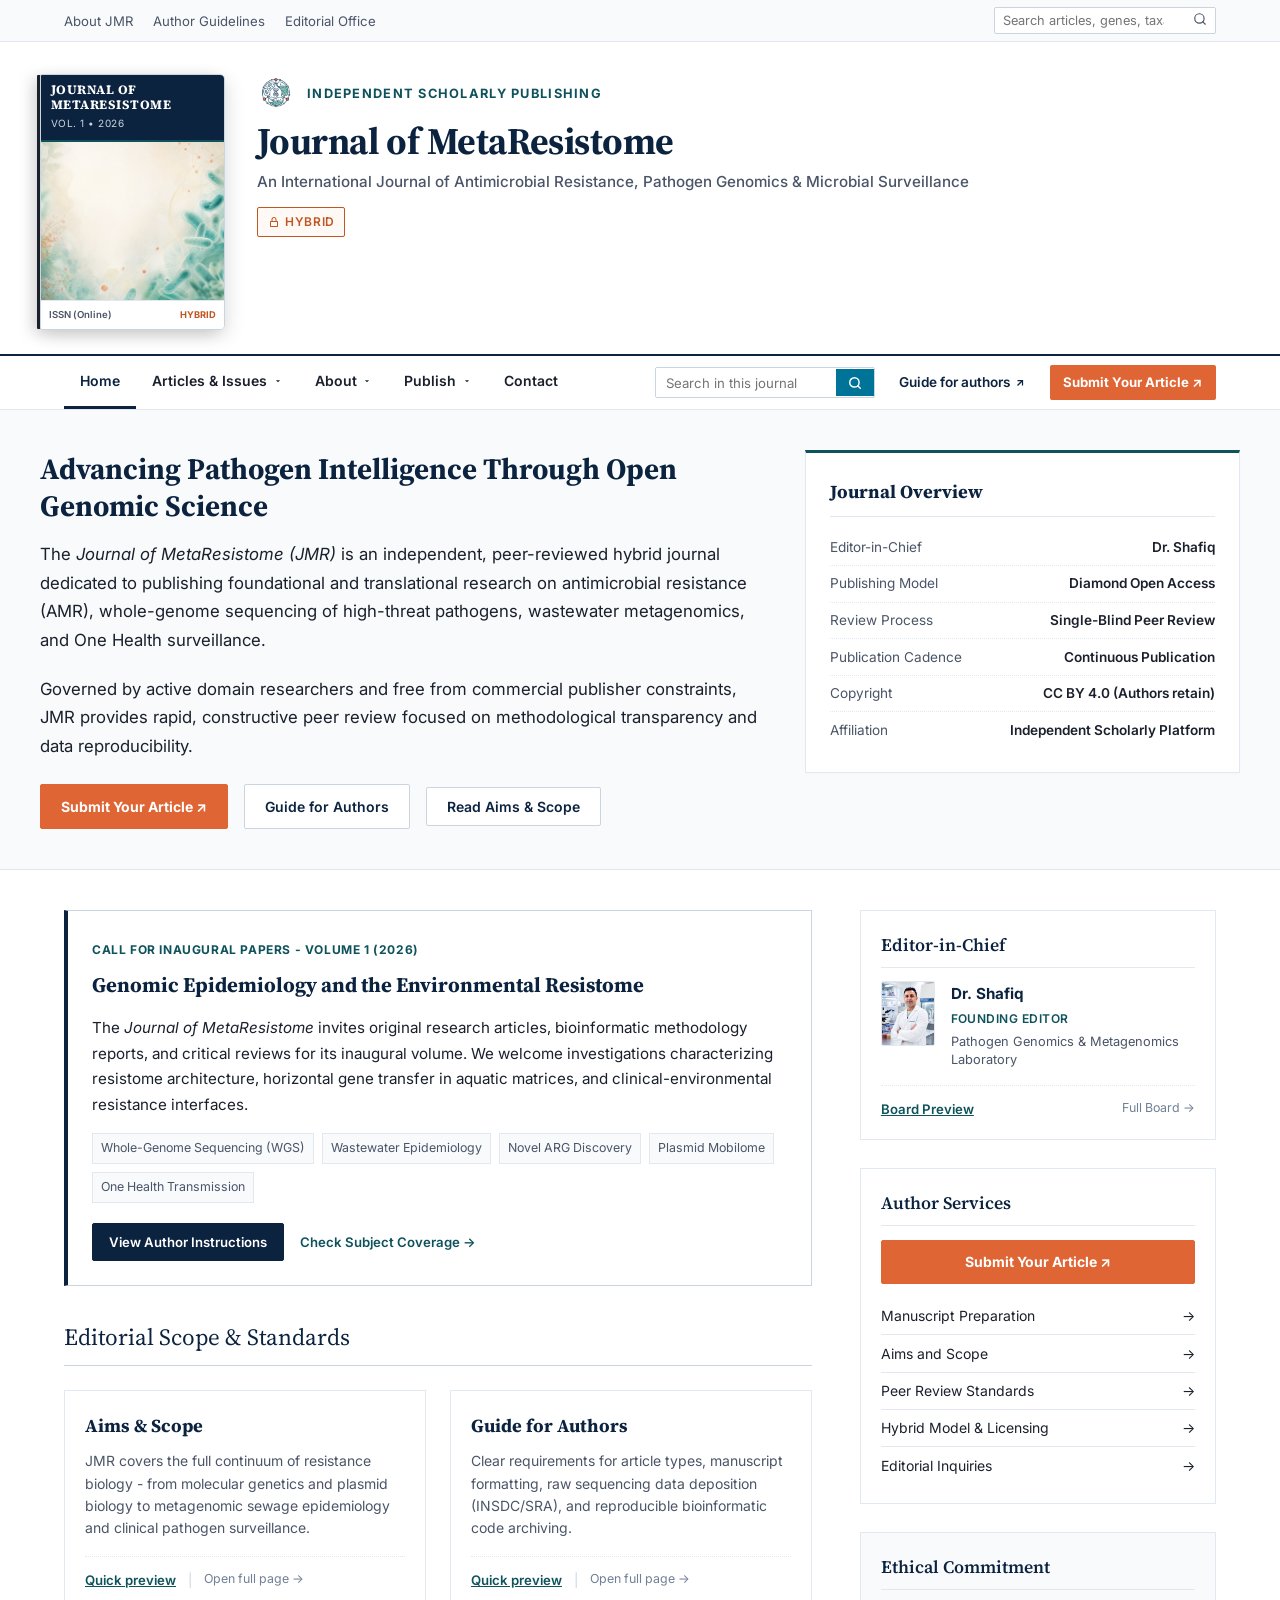
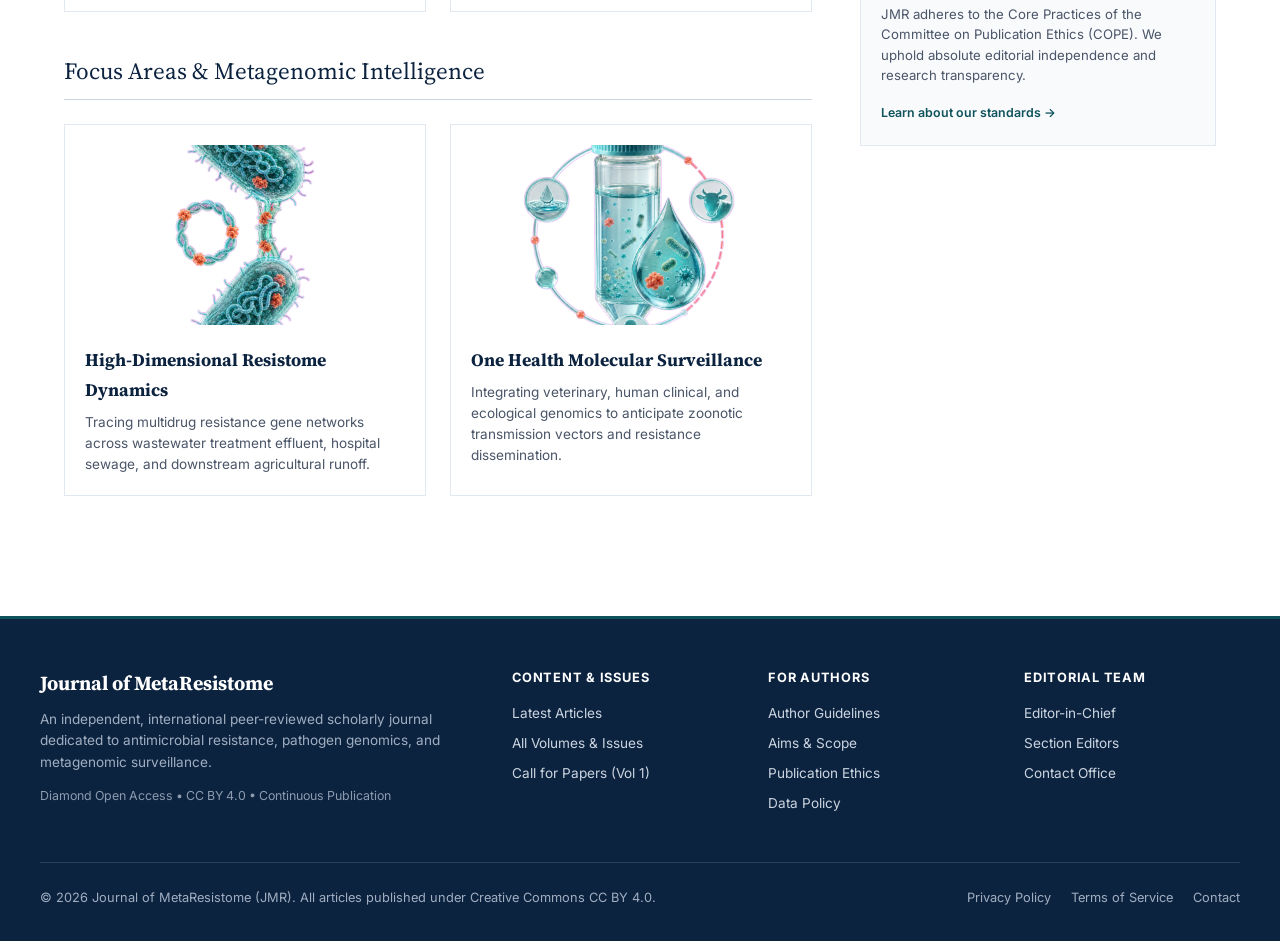
<file: index.html>
<!DOCTYPE html>
<html lang="en">
<head>
  <meta charset="UTF-8">
  <meta name="viewport" content="width=device-width, initial-scale=1.0">
  <title>Journal of MetaResistome (JMR) | International Journal of AMR & Pathogen Genomics</title>
  
  <!-- Scholarly & SEO Metadata -->
  <meta name="description" content="Journal of MetaResistome (JMR) is an independent, peer-reviewed international scientific journal dedicated to antimicrobial resistance, pathogen genomics, and metagenomic surveillance.">
  <meta name="keywords" content="MetaResistome, antimicrobial resistance, AMR, pathogen genomics, metagenomics, wastewater epidemiology, resistome, bioinformatics">
  <meta name="author" content="Journal of MetaResistome">
  
  <link rel="icon" type="image/png" href="manus-storage/metaresistome-atlas-mark_5e6d294d.png">
  <link rel="stylesheet" href="css/journal.css">
</head>
<body>

  <!-- ═══════════════════════════════════════════
       TOP UTILITY BAR
       ═══════════════════════════════════════════ -->
  <div class="utility-bar">
    <div class="utility-inner">
      <div class="utility-links">
        <a href="about.html">About JMR</a>
        <a href="guide-for-authors.html">Author Guidelines</a>
        <a href="contact.html">Editorial Office</a>
      </div>
      <div class="utility-search">
        <form class="utility-search-form" id="utility-search-form">
          <input type="search" class="utility-search-input" id="utility-search-input" placeholder="Search articles, genes, taxa..." aria-label="Search journal">
          <button type="submit" class="utility-search-btn" aria-label="Submit search">
            <svg width="14" height="14" viewBox="0 0 24 24" fill="none" stroke="currentColor" stroke-width="2" stroke-linecap="round" stroke-linejoin="round"><circle cx="11" cy="11" r="8"></circle><line x1="21" y1="21" x2="16.65" y2="16.65"></line></svg>
          </button>
        </form>
      </div>
    </div>
  </div>

  <!-- ═══════════════════════════════════════════
       JOURNAL MASTHEAD WITH 3D COVER & METRICS
       ═══════════════════════════════════════════ -->
  <header class="journal-masthead">
    <div class="masthead-inner">
      
      <!-- 3D Journal Volume Book Cover (Inspired by Cell Genomics & JHM) -->
      <div class="journal-cover-frame" title="Journal of MetaResistome - Volume 1 (2026)">
        <div class="cover-header-strip">
          <div class="cover-journal-name">Journal of<br>MetaResistome</div>
          <div class="cover-volume-label">Vol. 1 &bull; 2026</div>
        </div>
        <div class="cover-artwork" style="background-image: url('manus-storage/metaresistome-atlas-profile_bb1fa10d.jpg');"></div>
        <div class="cover-footer-strip">
          <span>ISSN (Online)</span>
          <span class="open-access-pill">Hybrid</span>
        </div>
      </div>

      <!-- Journal Title & Branding -->
      <div class="masthead-branding">
        <div class="masthead-mark-wrap">
          <img src="manus-storage/metaresistome-atlas-mark_5e6d294d.png" alt="Journal of MetaResistome Mark" class="masthead-logo">
          <span style="font-size: 0.8rem; font-weight: 700; letter-spacing: 0.1em; color: var(--color-secondary); text-transform: uppercase;">Independent Scholarly Publishing</span>
        </div>
        <h1 class="masthead-title">
          <a href="index.html">Journal of MetaResistome</a>
        </h1>
        <p class="masthead-subtitle">An International Journal of Antimicrobial Resistance, Pathogen Genomics & Microbial Surveillance</p>
        
        <div style="margin-top: 0.75rem; display: flex; gap: 0.75rem; align-items: center; flex-wrap: wrap;">
          <div class="badge-open-access">
            <svg viewBox="0 0 24 24" fill="currentColor"><path d="M12 2C9.243 2 7 4.243 7 7v3H6c-1.103 0-2 .897-2 2v8c0 1.103.897 2 2 2h12c1.103 0 2-.897 2-2v-8c0-1.103-.897-2-2-2h-1V7c0-2.757-2.243-5-5-5zm0 2c1.654 0 3 1.346 3 3v3H9V7c0-1.654 1.346-3 3-3zm-6 8h12l.002 8H6v-8z"/></svg>
            Hybrid
          </div>
        </div>
      </div>
      
      <!-- Metrics Slot (Feature-flagged: auto-hidden until set) -->
      <div class="masthead-badges">
        <div id="masthead-issn-slot" style="display: none; font-size: 0.775rem; color: var(--color-text-light);"></div>
        <div id="masthead-metrics-slot" class="masthead-metrics-slot"></div>
      </div>

    </div>
  </header>

  <!-- ═══════════════════════════════════════════
       PRIMARY NAVIGATION WITH DROPDOWNS (Inspiration Style)
       ═══════════════════════════════════════════ -->
  <nav class="primary-nav" aria-label="Main Navigation">
    <div class="nav-inner">
      <ul class="nav-list">
        <li class="nav-item active"><a href="index.html">Home</a></li>
        
        <!-- Articles & Issues Dropdown -->
        <li class="nav-dropdown">
          <a href="articles.html" class="nav-dropdown-toggle">
            Articles &amp; Issues
            <svg class="dropdown-caret" viewBox="0 0 24 24"><path d="M7 10l5 5 5-5z"/></svg>
          </a>
          <ul class="nav-dropdown-menu">
            <li><a href="articles.html">Latest Articles</a></li>
            <li><a href="issues.html">All Volumes &amp; Issues</a></li>
            <li><a href="articles.html">Call for Inaugural Papers (Vol 1)</a></li>
          </ul>
        </li>

        <!-- About Dropdown (Direct link to about.html + submenu) -->
        <li class="nav-dropdown">
          <a href="about.html" class="nav-dropdown-toggle">
            About
            <svg class="dropdown-caret" viewBox="0 0 24 24"><path d="M7 10l5 5 5-5z"/></svg>
          </a>
          <ul class="nav-dropdown-menu">
            <li><a href="about.html">About the Journal</a></li>
            <li><a href="aims-and-scope.html">Aims and Scope</a></li>
            <li><a href="editorial-board.html">Editorial Board &amp; Governance</a></li>
            <li><a href="about.html#ethics">Publishing Ethics &amp; Standards</a></li>
            <li><a href="about.html#hybrid-model">Hybrid Publishing Policy</a></li>
          </ul>
        </li>

        <!-- Publish Dropdown -->
        <li class="nav-dropdown">
          <a href="guide-for-authors.html" class="nav-dropdown-toggle">
            Publish
            <svg class="dropdown-caret" viewBox="0 0 24 24"><path d="M7 10l5 5 5-5z"/></svg>
          </a>
          <ul class="nav-dropdown-menu">
            <li><a href="submit.html" target="_blank" rel="noopener noreferrer" style="color: var(--color-primary); font-weight: 700;">Submit Your Article ↗</a></li>
            <li><a href="guide-for-authors.html">Guide for Authors</a></li>
            <li><a href="guide-for-authors.html#submission-checklist">Submission Checklist</a></li>
            <li><a href="about.html#hybrid-model">Hybrid Publishing Policy</a></li>
            <li><a href="guide-for-authors.html#data-statement">Research Data Policy</a></li>
          </ul>
        </li>

        <li class="nav-item"><a href="contact.html">Contact</a></li>
      </ul>

      <!-- Nav Right Actions: Inline Search & Direct Guide for Authors Link -->
      <div class="nav-right-actions">
        <form class="nav-search-form" id="nav-inline-search" onsubmit="event.preventDefault(); window.location.href='articles.html?q='+encodeURIComponent(document.getElementById('nav-search-input').value);">
          <input type="search" class="nav-search-input" id="nav-search-input" placeholder="Search in this journal" aria-label="Search in this journal">
          <button type="submit" class="nav-search-btn" aria-label="Search">
            <svg width="14" height="14" viewBox="0 0 24 24" fill="none" stroke="currentColor" stroke-width="2.5" stroke-linecap="round" stroke-linejoin="round"><circle cx="11" cy="11" r="8"></circle><line x1="21" y1="21" x2="16.65" y2="16.65"></line></svg>
          </button>
        </form>

        <a href="guide-for-authors.html" class="nav-action-link">
          Guide for authors
          <svg width="12" height="12" viewBox="0 0 24 24" fill="none" stroke="currentColor" stroke-width="2.5"><line x1="7" y1="17" x2="17" y2="7"></line><polyline points="7 7 17 7 17 17"></polyline></svg>
        </a>

        <!-- Elsevier-style High-Visibility Submit Your Article Button -->
        <div class="nav-submit-cta is-live" id="nav-submit-cta">
          <a href="submit.html" target="_blank" rel="noopener noreferrer" class="btn-submit-nav" style="background-color: #E06535; font-weight: 700;" title="Open Manuscript Submission Portal in a new window">
            Submit Your Article ↗
          </a>
        </div>
      </div>

    </div>
  </nav>

  <!-- ═══════════════════════════════════════════
       HERO / JOURNAL WELCOME BLOCK
       ═══════════════════════════════════════════ -->
  <section class="journal-hero">
    <div class="hero-inner">
      <div class="hero-content">
        <h2>Advancing Pathogen Intelligence Through Open Genomic Science</h2>
        <p>The <em>Journal of MetaResistome (JMR)</em> is an independent, peer-reviewed hybrid journal dedicated to publishing foundational and translational research on antimicrobial resistance (AMR), whole-genome sequencing of high-threat pathogens, wastewater metagenomics, and One Health surveillance.</p>
        <p>Governed by active domain researchers and free from commercial publisher constraints, JMR provides rapid, constructive peer review focused on methodological transparency and data reproducibility.</p>
        
        <div class="hero-actions">
          <a href="submit.html" target="_blank" rel="noopener noreferrer" class="btn-academic btn-academic-primary" style="background-color: #E06535; border-color: #E06535; font-weight: 700;">
            Submit Your Article ↗
          </a>
          <a href="guide-for-authors.html" class="btn-academic btn-academic-secondary">Guide for Authors</a>
          <button class="btn-academic btn-academic-secondary" data-modal-target="aimsAndScope">Read Aims &amp; Scope</button>
        </div>
      </div>
      
      <div class="hero-sidebar-card">
        <h3>Journal Overview</h3>
        <ul class="journal-facts">
          <li>
            <span class="fact-label">Editor-in-Chief</span>
            <span class="fact-value">Dr. Shafiq</span>
          </li>
          <li>
            <span class="fact-label">Publishing Model</span>
            <span class="fact-value">Diamond Open Access</span>
          </li>
          <li>
            <span class="fact-label">Review Process</span>
            <span class="fact-value">Single-Blind Peer Review</span>
          </li>
          <li>
            <span class="fact-label">Publication Cadence</span>
            <span class="fact-value">Continuous Publication</span>
          </li>
          <li>
            <span class="fact-label">Copyright</span>
            <span class="fact-value">CC BY 4.0 (Authors retain)</span>
          </li>
          <li>
            <span class="fact-label">Affiliation</span>
            <span class="fact-value">Independent Scholarly Platform</span>
          </li>
        </ul>
      </div>
    </div>
  </section>

  <!-- ═══════════════════════════════════════════
       MAIN TWO-COLUMN JOURNAL LAYOUT
       ═══════════════════════════════════════════ -->
  <main class="journal-main">
    <div class="journal-content-column">
      
      <!-- Call for Papers: Inaugural Issue -->
      <div class="call-for-papers-card">
        <span class="cfp-badge">Call for Inaugural Papers  -  Volume 1 (2026)</span>
        <h3>Genomic Epidemiology and the Environmental Resistome</h3>
        <p>The <em>Journal of MetaResistome</em> invites original research articles, bioinformatic methodology reports, and critical reviews for its inaugural volume. We welcome investigations characterizing resistome architecture, horizontal gene transfer in aquatic matrices, and clinical-environmental resistance interfaces.</p>
        
        <div class="cfp-topics">
          <span class="cfp-tag">Whole-Genome Sequencing (WGS)</span>
          <span class="cfp-tag">Wastewater Epidemiology</span>
          <span class="cfp-tag">Novel ARG Discovery</span>
          <span class="cfp-tag">Plasmid Mobilome</span>
          <span class="cfp-tag">One Health Transmission</span>
        </div>
        
        <div style="display: flex; gap: 1rem; align-items: center;">
          <a href="guide-for-authors.html" class="btn-academic btn-academic-primary" style="font-size: 0.825rem; padding: 0.45rem 1rem;">View Author Instructions</a>
          <a href="aims-and-scope.html" class="section-link-more">Check Subject Coverage &rarr;</a>
        </div>
      </div>

      <!-- Scope & Guidelines Dual Preview Cards -->
      <div class="journal-section-heading">
        <span>Editorial Scope & Standards</span>
      </div>

      <div class="preview-grid">
        <div class="preview-card">
          <div>
            <h4>Aims & Scope</h4>
            <p>JMR covers the full continuum of resistance biology - from molecular genetics and plasmid biology to metagenomic sewage epidemiology and clinical pathogen surveillance.</p>
          </div>
          <div class="preview-actions">
            <button class="btn-modal-trigger" data-modal-target="aimsAndScope">Quick preview</button>
            <span style="color: var(--color-border-medium);">|</span>
            <a href="aims-and-scope.html" class="link-full-page">Open full page &rarr;</a>
          </div>
        </div>

        <div class="preview-card">
          <div>
            <h4>Guide for Authors</h4>
            <p>Clear requirements for article types, manuscript formatting, raw sequencing data deposition (INSDC/SRA), and reproducible bioinformatic code archiving.</p>
          </div>
          <div class="preview-actions">
            <button class="btn-modal-trigger" data-modal-target="guideForAuthors">Quick preview</button>
            <span style="color: var(--color-border-medium);">|</span>
            <a href="guide-for-authors.html" class="link-full-page">Open full page &rarr;</a>
          </div>
        </div>
      </div>

      <!-- Recent Research Spotlight (Visual Element) -->
      <div class="journal-section-heading">
        <span>Focus Areas & Metagenomic Intelligence</span>
      </div>

      <div style="display: grid; grid-template-columns: repeat(auto-fit, minmax(280px, 1fr)); gap: 1.5rem; margin-bottom: 2rem;">
        <div style="border: 1px solid var(--color-border-light); background: #FFF; padding: 1.25rem;">
          <img src="manus-storage/metaresistome-3d-resistome_633d7c2f.png" alt="3D Resistome Visualization" style="width: 100%; height: 180px; object-fit: cover; border-radius: 2px; margin-bottom: 0.85rem;" />
          <h4 style="font-family: var(--font-serif); font-size: 1.1rem; color: var(--color-primary); margin-bottom: 0.4rem;">High-Dimensional Resistome Dynamics</h4>
          <p style="font-size: 0.85rem; color: var(--color-text-muted); line-height: 1.55;">Tracing multidrug resistance gene networks across wastewater treatment effluent, hospital sewage, and downstream agricultural runoff.</p>
        </div>

        <div style="border: 1px solid var(--color-border-light); background: #FFF; padding: 1.25rem;">
          <img src="manus-storage/metaresistome-3d-one-health_a9c56791.png" alt="One Health Genomics" style="width: 100%; height: 180px; object-fit: cover; border-radius: 2px; margin-bottom: 0.85rem;" />
          <h4 style="font-family: var(--font-serif); font-size: 1.1rem; color: var(--color-primary); margin-bottom: 0.4rem;">One Health Molecular Surveillance</h4>
          <p style="font-size: 0.85rem; color: var(--color-text-muted); line-height: 1.55;">Integrating veterinary, human clinical, and ecological genomics to anticipate zoonotic transmission vectors and resistance dissemination.</p>
        </div>
      </div>

    </div>

    <!-- ═══════════════════════════════════════════
         SIDEBAR
         ═══════════════════════════════════════════ -->
    <aside class="journal-sidebar">
      
      <!-- Editorial Spotlight -->
      <div class="sidebar-widget">
        <h3 class="widget-title">Editor-in-Chief</h3>
        <div class="editorial-widget-item">
          <img src="manus-storage/dr-shafiq-microbiology-lab-portrait_6437b0f3.webp" alt="Dr. Shafiq" class="editorial-avatar">
          <div class="editorial-details">
            <h5>Dr. Shafiq</h5>
            <div class="editorial-role">Founding Editor</div>
            <div class="editorial-affil">Pathogen Genomics & Metagenomics Laboratory</div>
          </div>
        </div>
        <div class="editorial-widget-links">
          <button class="btn-modal-trigger" data-modal-target="editorialBoard">Board Preview</button>
          <a href="editorial-board.html" class="link-full-page">Full Board &rarr;</a>
        </div>
      </div>

      <!-- Quick Navigation Widget -->
      <div class="sidebar-widget">
        <h3 class="widget-title">Author Services</h3>
        <a href="submit.html" target="_blank" rel="noopener noreferrer" class="btn-academic btn-academic-primary" style="display: block; text-align: center; background-color: #E06535; border-color: #E06535; margin-bottom: 0.85rem; font-weight: 700; text-decoration: none;">
          Submit Your Article ↗
        </a>
        <ul class="quick-links-list">
          <li><a href="guide-for-authors.html"><span>Manuscript Preparation</span> <span>&rarr;</span></a></li>
          <li><a href="aims-and-scope.html"><span>Aims and Scope</span> <span>&rarr;</span></a></li>
          <li><a href="about.html"><span>Peer Review Standards</span> <span>&rarr;</span></a></li>
          <li><a href="about.html#hybrid-model"><span>Hybrid Model &amp; Licensing</span> <span>&rarr;</span></a></li>
          <li><a href="contact.html"><span>Editorial Inquiries</span> <span>&rarr;</span></a></li>
        </ul>
      </div>

      <!-- Publisher Independence Statement -->
      <div class="sidebar-widget" style="background-color: var(--color-bg-subtle);">
        <h3 class="widget-title">Ethical Commitment</h3>
        <p style="font-size: 0.825rem; color: var(--color-text-muted); line-height: 1.55; margin-bottom: 0.75rem;">
          JMR adheres to the Core Practices of the Committee on Publication Ethics (COPE). We uphold absolute editorial independence and research transparency.
        </p>
        <a href="about.html" class="link-full-page" style="font-weight: 600; color: var(--color-secondary);">Learn about our standards &rarr;</a>
      </div>

    </aside>
  </main>

  <!-- ═══════════════════════════════════════════
       DUAL-PATTERN ACCESSIBLE MODAL DRAWER
       ═══════════════════════════════════════════ -->
  <div class="journal-modal-backdrop" id="journal-modal-backdrop" role="dialog" aria-modal="true" aria-labelledby="modal-title">
    <div class="journal-modal-container">
      <div class="journal-modal-header">
        <div class="modal-header-titles">
          <span class="modal-journal-label">Journal of MetaResistome</span>
          <h3 id="modal-title">Quick Preview</h3>
        </div>
        <button class="journal-modal-close" id="journal-modal-close" aria-label="Close dialog">&times;</button>
      </div>
      <div class="journal-modal-body page-body-article" id="modal-body">
        <!-- Rendered dynamically from JOURNAL_CONTENT -->
      </div>
      <div class="journal-modal-footer">
        <span style="color: var(--color-text-light);">Press ESC to close</span>
        <a href="#" class="btn-open-full-page" id="modal-full-page-link">Open full page &rarr;</a>
      </div>
    </div>
  </div>

  <!-- ═══════════════════════════════════════════
       ACADEMIC FOOTER
       ═══════════════════════════════════════════ -->
  <footer class="journal-footer">
    <div class="footer-inner">
      <div class="footer-grid">
        <div class="footer-brand">
          <h4>Journal of MetaResistome</h4>
          <p>An independent, international peer-reviewed scholarly journal dedicated to antimicrobial resistance, pathogen genomics, and metagenomic surveillance.</p>
          <p style="font-size: 0.775rem; color: #8C9BAE;">Diamond Open Access &bull; CC BY 4.0 &bull; Continuous Publication</p>
        </div>

        <div class="footer-col">
          <h5>Content & Issues</h5>
          <ul class="footer-links">
            <li><a href="articles.html">Latest Articles</a></li>
            <li><a href="issues.html">All Volumes & Issues</a></li>
            <li><a href="articles.html">Call for Papers (Vol 1)</a></li>
          </ul>
        </div>

        <div class="footer-col">
          <h5>For Authors</h5>
          <ul class="footer-links">
            <li><a href="guide-for-authors.html">Author Guidelines</a></li>
            <li><a href="aims-and-scope.html">Aims & Scope</a></li>
            <li><a href="about.html">Publication Ethics</a></li>
            <li><a href="about.html">Data Policy</a></li>
          </ul>
        </div>

        <div class="footer-col">
          <h5>Editorial Team</h5>
          <ul class="footer-links">
            <li><a href="editorial-board.html">Editor-in-Chief</a></li>
            <li><a href="editorial-board.html">Section Editors</a></li>
            <li><a href="contact.html">Contact Office</a></li>
          </ul>
        </div>
      </div>

      <div class="footer-bottom">
        <div>&copy; 2026 Journal of MetaResistome (JMR). All articles published under Creative Commons CC BY 4.0.</div>
        <div class="footer-bottom-links">
          <a href="about.html">Privacy Policy</a>
          <a href="about.html">Terms of Service</a>
          <a href="contact.html">Contact</a>
        </div>
      </div>
    </div>
  </footer>

  <!-- Unified Runtime Scripts -->
  <script src="js/journal-config.js"></script>
  <script src="js/journal-content.js"></script>
  <script src="js/journal-engine.js"></script>
</body>
</html>
</file>
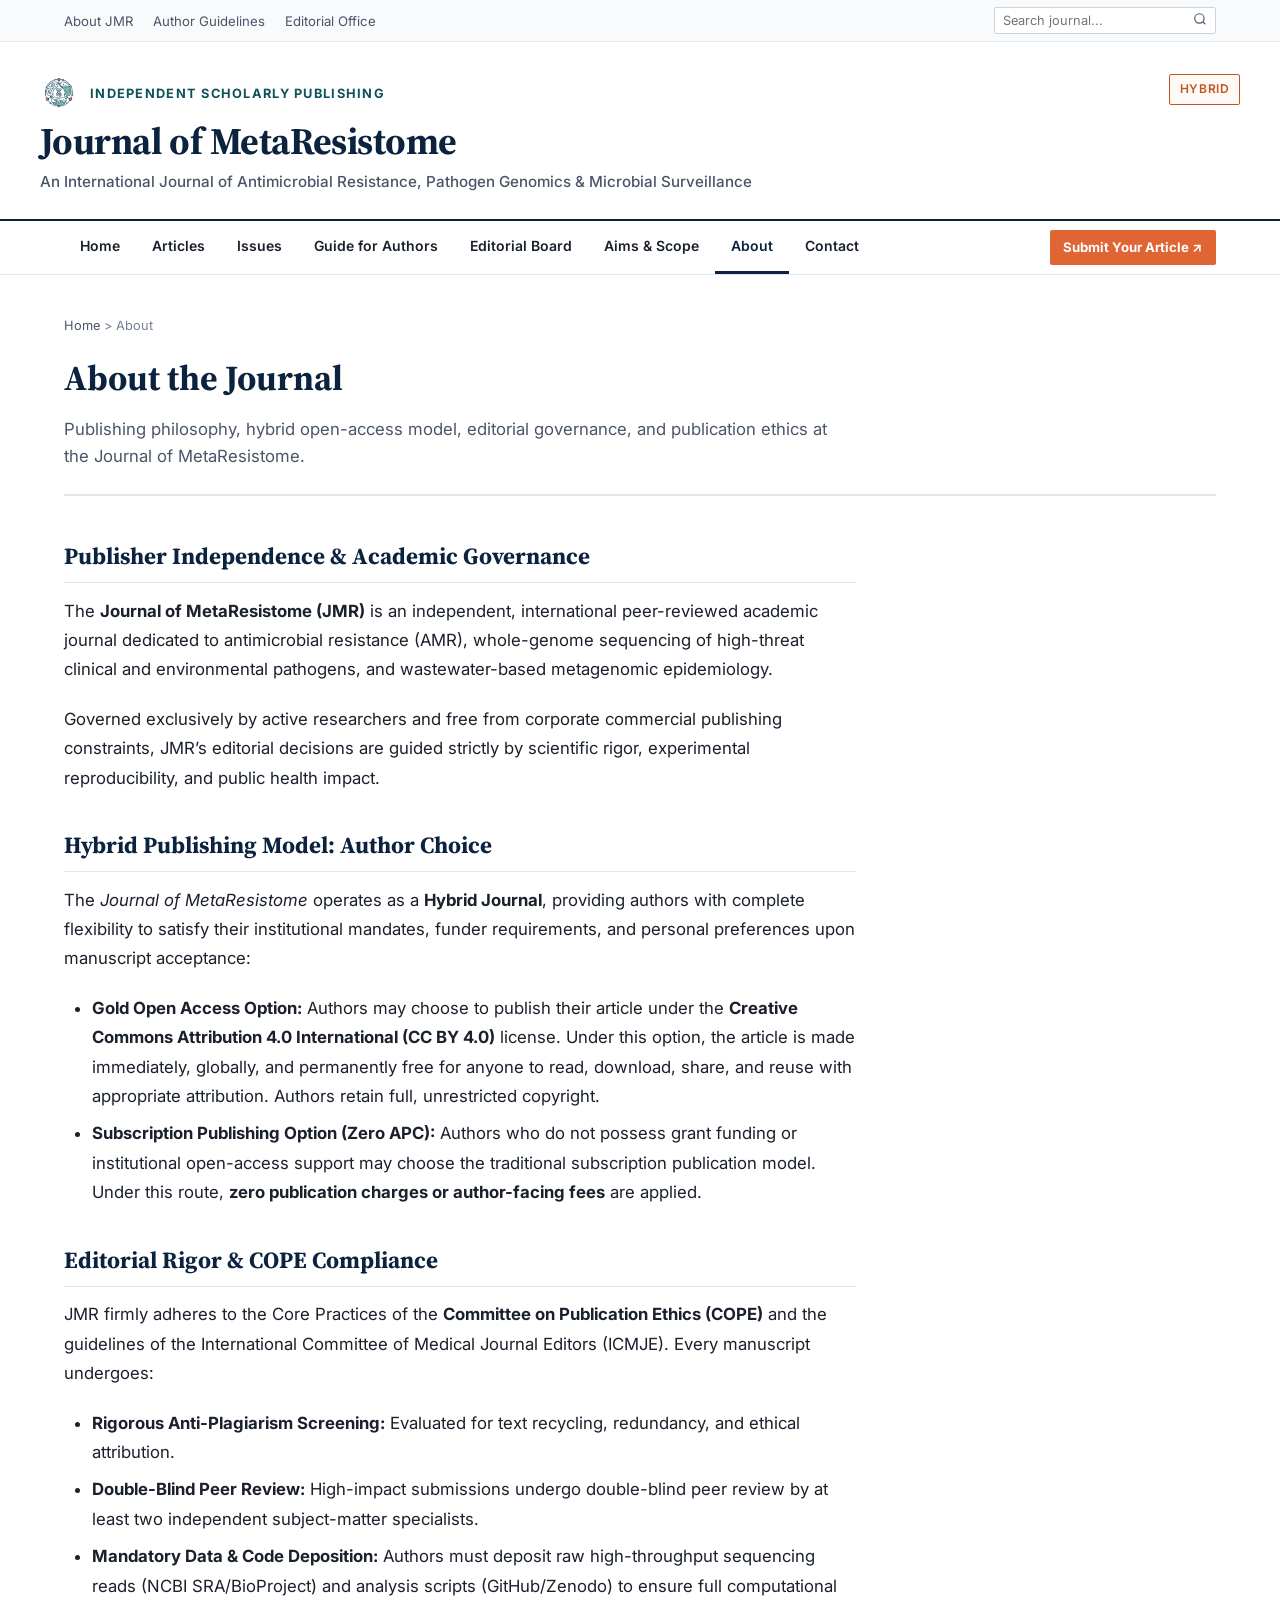
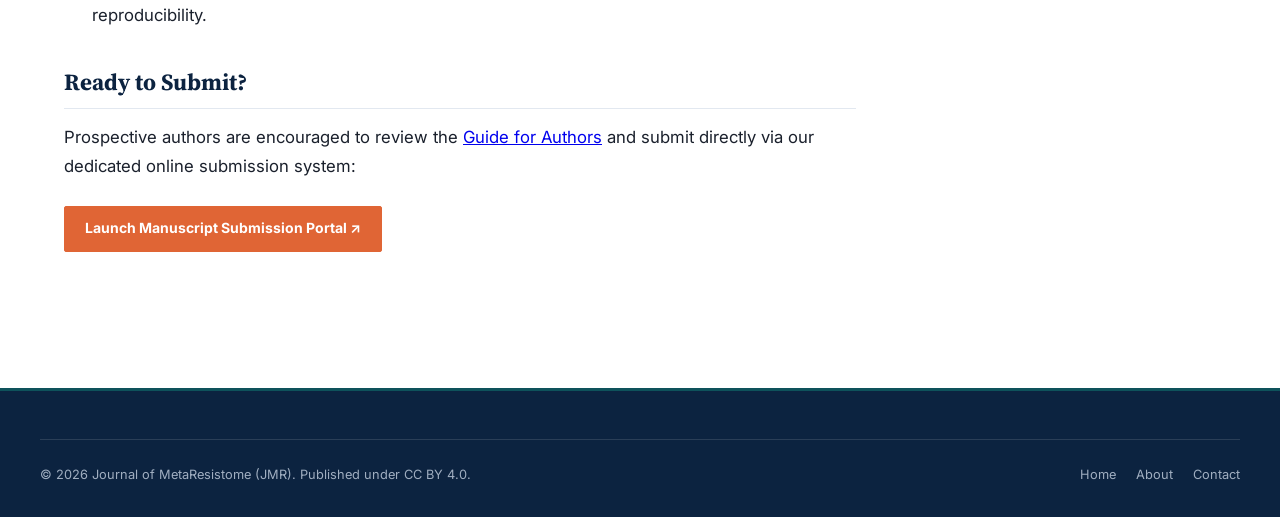
<file: about.html>
<!DOCTYPE html>
<html lang="en">
<head>
  <meta charset="UTF-8">
  <meta name="viewport" content="width=device-width, initial-scale=1.0">
  <title>About the Journal | Journal of MetaResistome</title>
  <meta name="description" content="About the Journal of MetaResistome (JMR) - Publishing philosophy, open-access policy, publisher independence, and ethics.">
  <link rel="icon" type="image/png" href="manus-storage/metaresistome-atlas-mark_5e6d294d.png">
  <link rel="stylesheet" href="css/journal.css">
</head>
<body>

  <!-- Top Utility Bar -->
  <div class="utility-bar">
    <div class="utility-inner">
      <div class="utility-links">
        <a href="about.html">About JMR</a>
        <a href="guide-for-authors.html">Author Guidelines</a>
        <a href="contact.html">Editorial Office</a>
      </div>
      <div class="utility-search">
        <form class="utility-search-form" id="utility-search-form">
          <input type="search" class="utility-search-input" id="utility-search-input" placeholder="Search journal..." aria-label="Search journal">
          <button type="submit" class="utility-search-btn" aria-label="Search">
            <svg width="14" height="14" viewBox="0 0 24 24" fill="none" stroke="currentColor" stroke-width="2"><circle cx="11" cy="11" r="8"></circle><line x1="21" y1="21" x2="16.65" y2="16.65"></line></svg>
          </button>
        </form>
      </div>
    </div>
  </div>

  <!-- Masthead -->
  <header class="journal-masthead">
    <div class="masthead-inner">
      <div class="masthead-branding">
        <div class="masthead-mark-wrap">
          <img src="manus-storage/metaresistome-atlas-mark_5e6d294d.png" alt="Logo" class="masthead-logo">
          <span style="font-size: 0.8rem; font-weight: 700; letter-spacing: 0.1em; color: var(--color-secondary); text-transform: uppercase;">Independent Scholarly Publishing</span>
        </div>
        <h1 class="masthead-title">
          <a href="index.html">Journal of MetaResistome</a>
        </h1>
        <p class="masthead-subtitle">An International Journal of Antimicrobial Resistance, Pathogen Genomics & Microbial Surveillance</p>
      </div>
      <div class="masthead-badges">
        <div class="badge-open-access">Hybrid</div>
        <div id="masthead-issn-slot" style="display: none; font-size: 0.775rem;"></div>
        <div id="masthead-metrics-slot" class="masthead-metrics-slot"></div>
      </div>
    </div>
  </header>

  <!-- Primary Navigation -->
  <nav class="primary-nav" aria-label="Main Navigation">
    <div class="nav-inner">
      <ul class="nav-list">
        <li class="nav-item"><a href="index.html">Home</a></li>
        <li class="nav-item"><a href="articles.html">Articles</a></li>
        <li class="nav-item"><a href="issues.html">Issues</a></li>
        <li class="nav-item"><a href="guide-for-authors.html">Guide for Authors</a></li>
        <li class="nav-item"><a href="editorial-board.html">Editorial Board</a></li>
        <li class="nav-item"><a href="aims-and-scope.html">Aims &amp; Scope</a></li>
        <li class="nav-item active"><a href="about.html">About</a></li>
        <li class="nav-item"><a href="contact.html">Contact</a></li>
      </ul>

      <div class="nav-right-actions">
        <div class="nav-submit-cta is-live">
          <a href="submit.html" target="_blank" rel="noopener noreferrer" class="btn-submit-nav" style="background-color: #E06535; font-weight: 700;">
            Submit Your Article ↗
          </a>
        </div>
      </div>
    </div>
  </nav>

  <!-- Page Content Container -->
  <div class="page-container">
    <header class="page-header">
      <div class="breadcrumbs">
        <a href="index.html">Home</a> &gt; <span>About</span>
      </div>
      <h2 class="page-title">About the Journal</h2>
      <p class="page-subtitle">Publishing philosophy, hybrid open-access model, editorial governance, and publication ethics at the Journal of MetaResistome.</p>
    </header>

    <main class="page-body-article">
      <h3>Publisher Independence &amp; Academic Governance</h3>
      <p>The <strong>Journal of MetaResistome (JMR)</strong> is an independent, international peer-reviewed academic journal dedicated to antimicrobial resistance (AMR), whole-genome sequencing of high-threat clinical and environmental pathogens, and wastewater-based metagenomic epidemiology.</p>
      <p>Governed exclusively by active researchers and free from corporate commercial publishing constraints, JMR’s editorial decisions are guided strictly by scientific rigor, experimental reproducibility, and public health impact.</p>

      <h3 id="hybrid-model">Hybrid Publishing Model: Author Choice</h3>
      <p>The <em>Journal of MetaResistome</em> operates as a <strong>Hybrid Journal</strong>, providing authors with complete flexibility to satisfy their institutional mandates, funder requirements, and personal preferences upon manuscript acceptance:</p>
      <ul>
        <li><strong>Gold Open Access Option:</strong> Authors may choose to publish their article under the <strong>Creative Commons Attribution 4.0 International (CC BY 4.0)</strong> license. Under this option, the article is made immediately, globally, and permanently free for anyone to read, download, share, and reuse with appropriate attribution. Authors retain full, unrestricted copyright.</li>
        <li><strong>Subscription Publishing Option (Zero APC):</strong> Authors who do not possess grant funding or institutional open-access support may choose the traditional subscription publication model. Under this route, <strong>zero publication charges or author-facing fees</strong> are applied.</li>
      </ul>

      <h3 id="ethics">Editorial Rigor &amp; COPE Compliance</h3>
      <p>JMR firmly adheres to the Core Practices of the <strong>Committee on Publication Ethics (COPE)</strong> and the guidelines of the International Committee of Medical Journal Editors (ICMJE). Every manuscript undergoes:</p>
      <ul>
        <li><strong>Rigorous Anti-Plagiarism Screening:</strong> Evaluated for text recycling, redundancy, and ethical attribution.</li>
        <li><strong>Double-Blind Peer Review:</strong> High-impact submissions undergo double-blind peer review by at least two independent subject-matter specialists.</li>
        <li><strong>Mandatory Data &amp; Code Deposition:</strong> Authors must deposit raw high-throughput sequencing reads (NCBI SRA/BioProject) and analysis scripts (GitHub/Zenodo) to ensure full computational reproducibility.</li>
      </ul>

      <h3>Ready to Submit?</h3>
      <p>Prospective authors are encouraged to review the <a href="guide-for-authors.html">Guide for Authors</a> and submit directly via our dedicated online submission system:</p>
      <div style="margin: 1.5rem 0;">
        <a href="submit.html" target="_blank" rel="noopener noreferrer" class="btn-academic btn-academic-primary" style="background-color: #E06535; border-color: #E06535; font-weight: 700; text-decoration: none; display: inline-block;">
          Launch Manuscript Submission Portal ↗
        </a>
      </div>
    </main>
  </div>

  <!-- Academic Footer -->
  <footer class="journal-footer">
    <div class="footer-inner">
      <div class="footer-bottom">
        <div>&copy; 2026 Journal of MetaResistome (JMR). Published under CC BY 4.0.</div>
        <div class="footer-bottom-links">
          <a href="index.html">Home</a>
          <a href="about.html">About</a>
          <a href="contact.html">Contact</a>
        </div>
      </div>
    </div>
  </footer>

  <script src="js/journal-config.js"></script>
  <script src="js/journal-engine.js"></script>
</body>
</html>
</file>
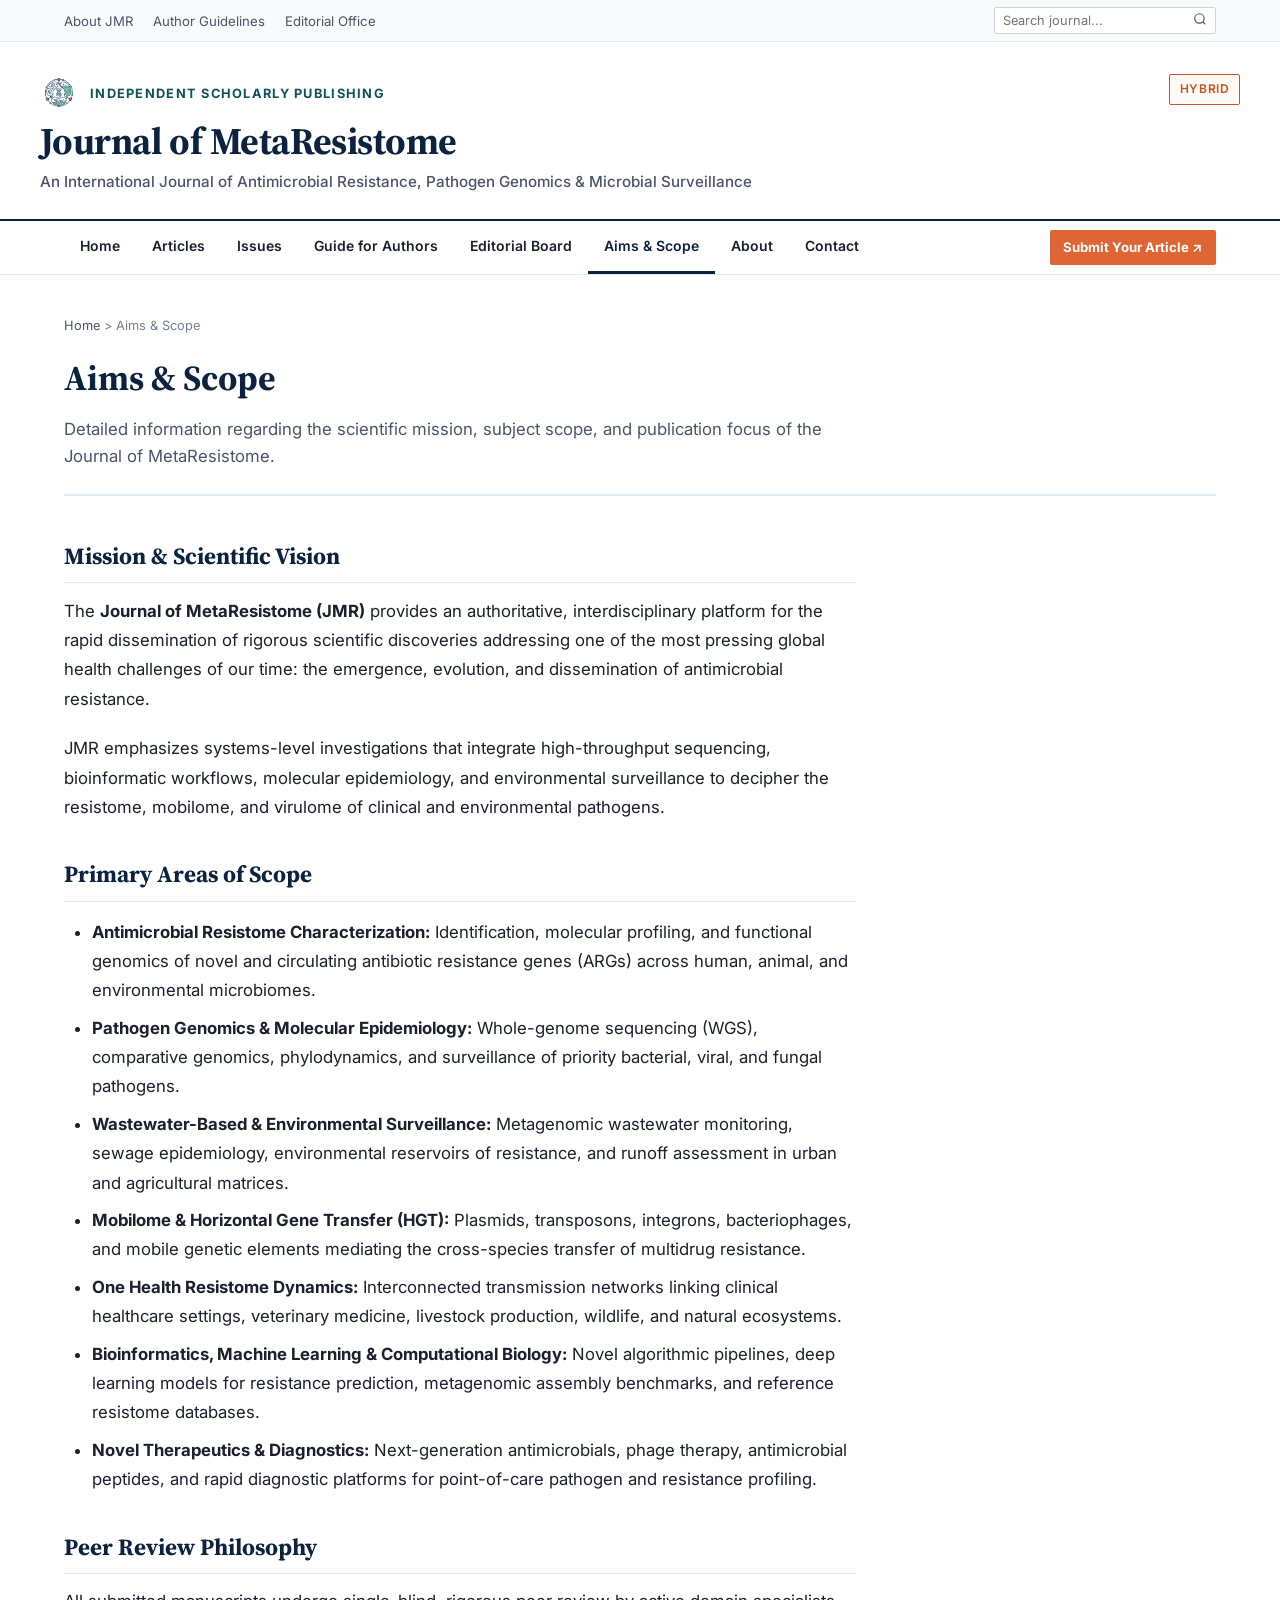
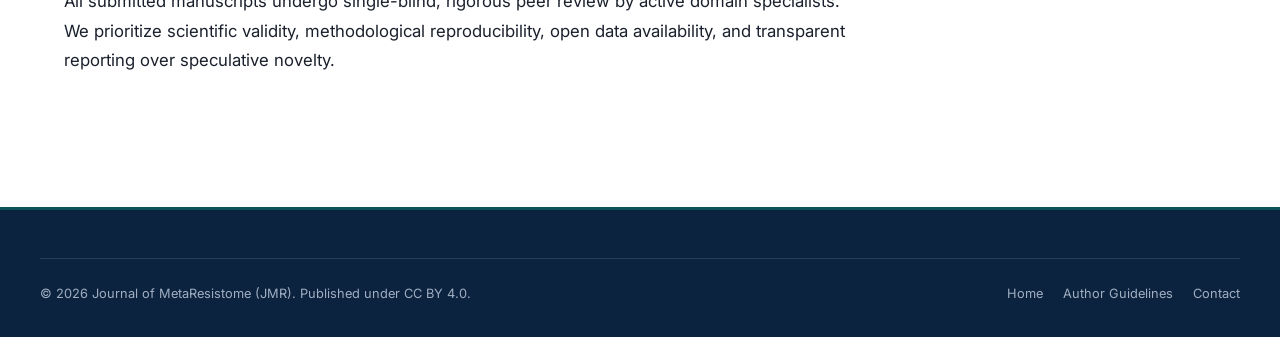
<file: aims-and-scope.html>
<!DOCTYPE html>
<html lang="en">
<head>
  <meta charset="UTF-8">
  <meta name="viewport" content="width=device-width, initial-scale=1.0">
  <title>Aims & Scope | Journal of MetaResistome</title>
  <meta name="description" content="Aims and Scope of the Journal of MetaResistome (JMR) - Antimicrobial resistance, pathogen genomics, wastewater epidemiology, and One Health surveillance.">
  <link rel="icon" type="image/png" href="manus-storage/metaresistome-atlas-mark_5e6d294d.png">
  <link rel="stylesheet" href="css/journal.css">
</head>
<body>

  <!-- Top Utility Bar -->
  <div class="utility-bar">
    <div class="utility-inner">
      <div class="utility-links">
        <a href="about.html">About JMR</a>
        <a href="guide-for-authors.html">Author Guidelines</a>
        <a href="contact.html">Editorial Office</a>
      </div>
      <div class="utility-search">
        <form class="utility-search-form" id="utility-search-form">
          <input type="search" class="utility-search-input" id="utility-search-input" placeholder="Search journal..." aria-label="Search journal">
          <button type="submit" class="utility-search-btn" aria-label="Search">
            <svg width="14" height="14" viewBox="0 0 24 24" fill="none" stroke="currentColor" stroke-width="2"><circle cx="11" cy="11" r="8"></circle><line x1="21" y1="21" x2="16.65" y2="16.65"></line></svg>
          </button>
        </form>
      </div>
    </div>
  </div>

  <!-- Masthead -->
  <header class="journal-masthead">
    <div class="masthead-inner">
      <div class="masthead-branding">
        <div class="masthead-mark-wrap">
          <img src="manus-storage/metaresistome-atlas-mark_5e6d294d.png" alt="Logo" class="masthead-logo">
          <span style="font-size: 0.8rem; font-weight: 700; letter-spacing: 0.1em; color: var(--color-secondary); text-transform: uppercase;">Independent Scholarly Publishing</span>
        </div>
        <h1 class="masthead-title">
          <a href="index.html">Journal of MetaResistome</a>
        </h1>
        <p class="masthead-subtitle">An International Journal of Antimicrobial Resistance, Pathogen Genomics & Microbial Surveillance</p>
      </div>
      <div class="masthead-badges">
        <div class="badge-open-access">Hybrid</div>
        <div id="masthead-issn-slot" style="display: none; font-size: 0.775rem;"></div>
        <div id="masthead-metrics-slot" class="masthead-metrics-slot"></div>
      </div>
    </div>
  </header>

  <!-- Primary Navigation -->
  <nav class="primary-nav" aria-label="Main Navigation">
    <div class="nav-inner">
      <ul class="nav-list">
        <li class="nav-item"><a href="index.html">Home</a></li>
        <li class="nav-item"><a href="articles.html">Articles</a></li>
        <li class="nav-item"><a href="issues.html">Issues</a></li>
        <li class="nav-item"><a href="guide-for-authors.html">Guide for Authors</a></li>
        <li class="nav-item"><a href="editorial-board.html">Editorial Board</a></li>
        <li class="nav-item active"><a href="aims-and-scope.html">Aims &amp; Scope</a></li>
        <li class="nav-item"><a href="about.html">About</a></li>
        <li class="nav-item"><a href="contact.html">Contact</a></li>
      </ul>

      <div class="nav-right-actions">
        <div class="nav-submit-cta is-live">
          <a href="submit.html" target="_blank" rel="noopener noreferrer" class="btn-submit-nav" style="background-color: #E06535; font-weight: 700;">
            Submit Your Article ↗
          </a>
        </div>
      </div>
    </div>
  </nav>

  <!-- Page Content Container -->
  <div class="page-container">
    <header class="page-header">
      <div class="breadcrumbs">
        <a href="index.html">Home</a> &gt; <span>Aims & Scope</span>
      </div>
      <h2 class="page-title">Aims & Scope</h2>
      <p class="page-subtitle">Detailed information regarding the scientific mission, subject scope, and publication focus of the Journal of MetaResistome.</p>
    </header>

    <main class="page-body-article">
      <h3>Mission & Scientific Vision</h3>
      <p>The <strong>Journal of MetaResistome (JMR)</strong> provides an authoritative, interdisciplinary platform for the rapid dissemination of rigorous scientific discoveries addressing one of the most pressing global health challenges of our time: the emergence, evolution, and dissemination of antimicrobial resistance.</p>
      
      <p>JMR emphasizes systems-level investigations that integrate high-throughput sequencing, bioinformatic workflows, molecular epidemiology, and environmental surveillance to decipher the resistome, mobilome, and virulome of clinical and environmental pathogens.</p>

      <h3>Primary Areas of Scope</h3>
      <ul>
        <li><strong>Antimicrobial Resistome Characterization:</strong> Identification, molecular profiling, and functional genomics of novel and circulating antibiotic resistance genes (ARGs) across human, animal, and environmental microbiomes.</li>
        <li><strong>Pathogen Genomics & Molecular Epidemiology:</strong> Whole-genome sequencing (WGS), comparative genomics, phylodynamics, and surveillance of priority bacterial, viral, and fungal pathogens.</li>
        <li><strong>Wastewater-Based & Environmental Surveillance:</strong> Metagenomic wastewater monitoring, sewage epidemiology, environmental reservoirs of resistance, and runoff assessment in urban and agricultural matrices.</li>
        <li><strong>Mobilome & Horizontal Gene Transfer (HGT):</strong> Plasmids, transposons, integrons, bacteriophages, and mobile genetic elements mediating the cross-species transfer of multidrug resistance.</li>
        <li><strong>One Health Resistome Dynamics:</strong> Interconnected transmission networks linking clinical healthcare settings, veterinary medicine, livestock production, wildlife, and natural ecosystems.</li>
        <li><strong>Bioinformatics, Machine Learning & Computational Biology:</strong> Novel algorithmic pipelines, deep learning models for resistance prediction, metagenomic assembly benchmarks, and reference resistome databases.</li>
        <li><strong>Novel Therapeutics & Diagnostics:</strong> Next-generation antimicrobials, phage therapy, antimicrobial peptides, and rapid diagnostic platforms for point-of-care pathogen and resistance profiling.</li>
      </ul>

      <h3>Peer Review Philosophy</h3>
      <p>All submitted manuscripts undergo single-blind, rigorous peer review by active domain specialists. We prioritize scientific validity, methodological reproducibility, open data availability, and transparent reporting over speculative novelty.</p>
    </main>
  </div>

  <!-- Academic Footer -->
  <footer class="journal-footer">
    <div class="footer-inner">
      <div class="footer-bottom">
        <div>&copy; 2026 Journal of MetaResistome (JMR). Published under CC BY 4.0.</div>
        <div class="footer-bottom-links">
          <a href="index.html">Home</a>
          <a href="guide-for-authors.html">Author Guidelines</a>
          <a href="contact.html">Contact</a>
        </div>
      </div>
    </div>
  </footer>

  <script src="js/journal-config.js"></script>
  <script src="js/journal-engine.js"></script>
</body>
</html>
</file>
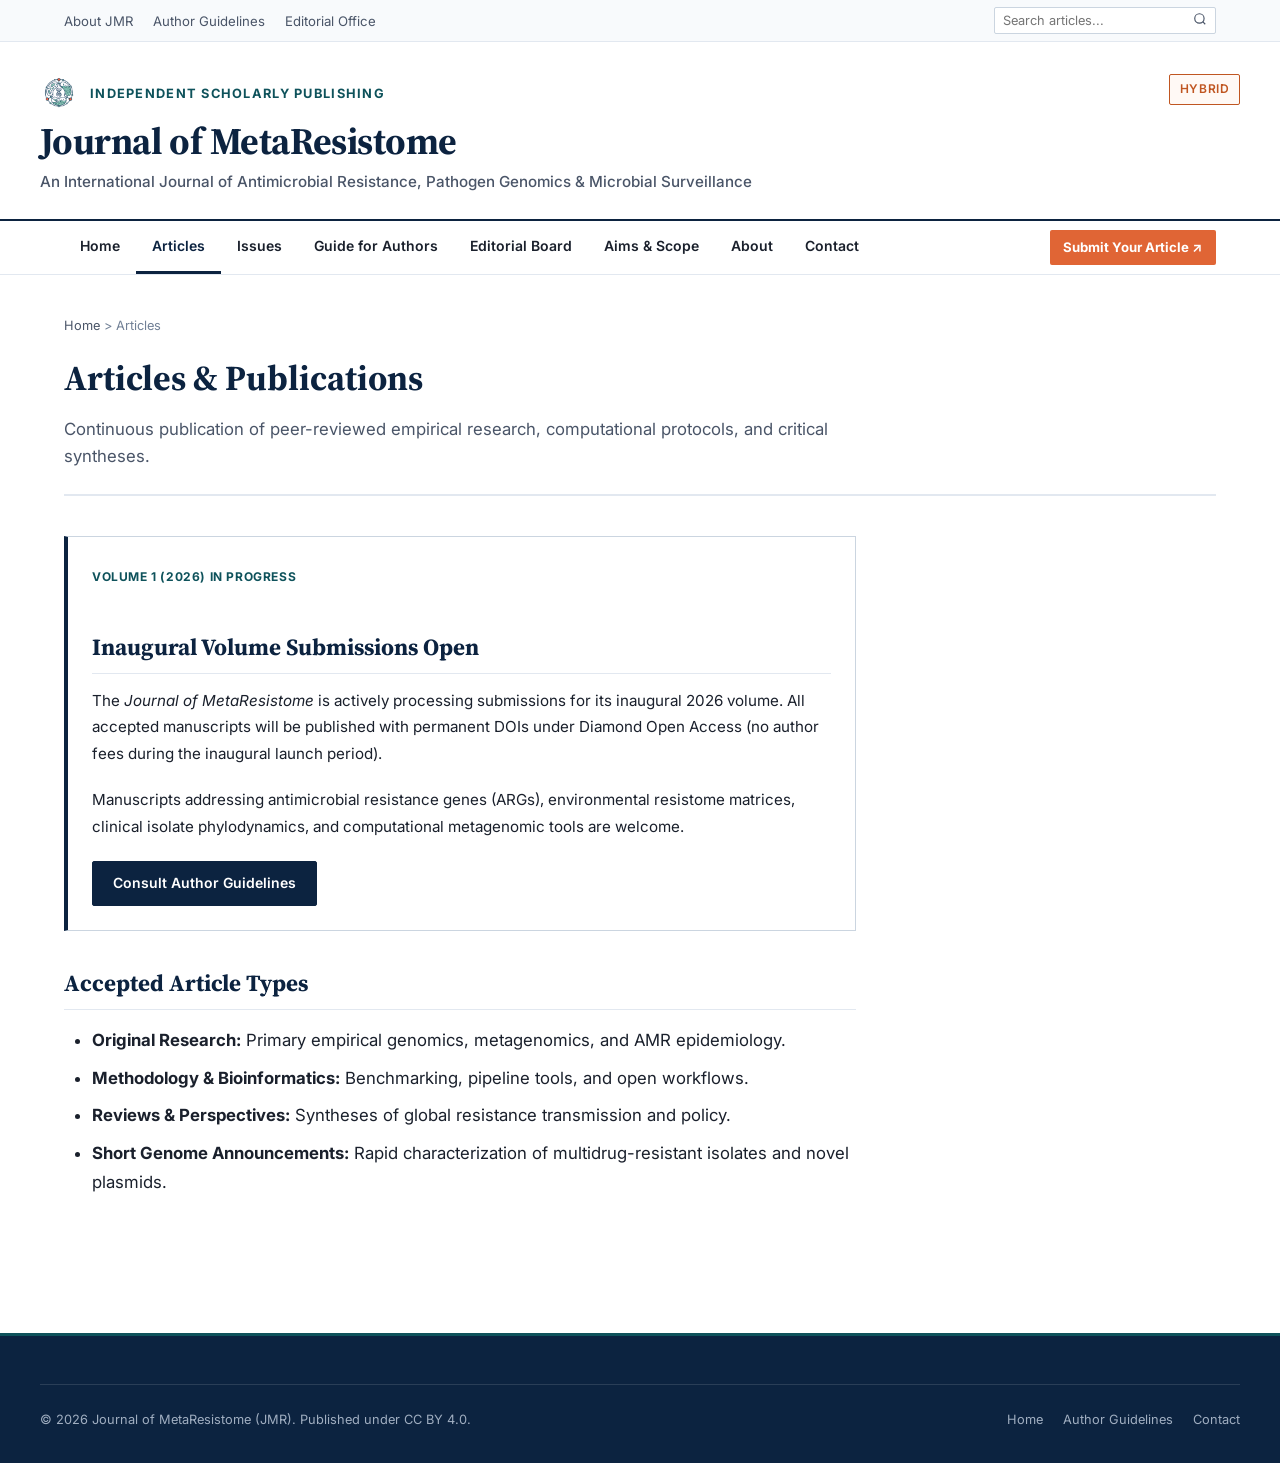
<file: articles.html>
<!DOCTYPE html>
<html lang="en">
<head>
  <meta charset="UTF-8">
  <meta name="viewport" content="width=device-width, initial-scale=1.0">
  <title>Articles | Journal of MetaResistome</title>
  <meta name="description" content="Browse published research, methodology reports, and open calls for papers in the Journal of MetaResistome (JMR).">
  <link rel="icon" type="image/png" href="manus-storage/metaresistome-atlas-mark_5e6d294d.png">
  <link rel="stylesheet" href="css/journal.css">
</head>
<body>

  <!-- Top Utility Bar -->
  <div class="utility-bar">
    <div class="utility-inner">
      <div class="utility-links">
        <a href="about.html">About JMR</a>
        <a href="guide-for-authors.html">Author Guidelines</a>
        <a href="contact.html">Editorial Office</a>
      </div>
      <div class="utility-search">
        <form class="utility-search-form" id="utility-search-form">
          <input type="search" class="utility-search-input" id="utility-search-input" placeholder="Search articles..." aria-label="Search journal">
          <button type="submit" class="utility-search-btn" aria-label="Search">
            <svg width="14" height="14" viewBox="0 0 24 24" fill="none" stroke="currentColor" stroke-width="2"><circle cx="11" cy="11" r="8"></circle><line x1="21" y1="21" x2="16.65" y2="16.65"></line></svg>
          </button>
        </form>
      </div>
    </div>
  </div>

  <!-- Masthead -->
  <header class="journal-masthead">
    <div class="masthead-inner">
      <div class="masthead-branding">
        <div class="masthead-mark-wrap">
          <img src="manus-storage/metaresistome-atlas-mark_5e6d294d.png" alt="Logo" class="masthead-logo">
          <span style="font-size: 0.8rem; font-weight: 700; letter-spacing: 0.1em; color: var(--color-secondary); text-transform: uppercase;">Independent Scholarly Publishing</span>
        </div>
        <h1 class="masthead-title">
          <a href="index.html">Journal of MetaResistome</a>
        </h1>
        <p class="masthead-subtitle">An International Journal of Antimicrobial Resistance, Pathogen Genomics & Microbial Surveillance</p>
      </div>
      <div class="masthead-badges">
        <div class="badge-open-access">Hybrid</div>
        <div id="masthead-issn-slot" style="display: none; font-size: 0.775rem;"></div>
        <div id="masthead-metrics-slot" class="masthead-metrics-slot"></div>
      </div>
    </div>
  </header>

  <!-- Primary Navigation -->
  <nav class="primary-nav" aria-label="Main Navigation">
    <div class="nav-inner">
      <ul class="nav-list">
        <li class="nav-item"><a href="index.html">Home</a></li>
        <li class="nav-item active"><a href="articles.html">Articles</a></li>
        <li class="nav-item"><a href="issues.html">Issues</a></li>
        <li class="nav-item"><a href="guide-for-authors.html">Guide for Authors</a></li>
        <li class="nav-item"><a href="editorial-board.html">Editorial Board</a></li>
        <li class="nav-item"><a href="aims-and-scope.html">Aims &amp; Scope</a></li>
        <li class="nav-item"><a href="about.html">About</a></li>
        <li class="nav-item"><a href="contact.html">Contact</a></li>
      </ul>

      <div class="nav-right-actions">
        <div class="nav-submit-cta is-live">
          <a href="submit.html" target="_blank" rel="noopener noreferrer" class="btn-submit-nav" style="background-color: #E06535; font-weight: 700;">
            Submit Your Article ↗
          </a>
        </div>
      </div>
    </div>
  </nav>

  <!-- Page Content Container -->
  <div class="page-container">
    <header class="page-header">
      <div class="breadcrumbs">
        <a href="index.html">Home</a> &gt; <span>Articles</span>
      </div>
      <h2 class="page-title">Articles & Publications</h2>
      <p class="page-subtitle">Continuous publication of peer-reviewed empirical research, computational protocols, and critical syntheses.</p>
    </header>

    <main class="page-body-article">
      <div class="call-for-papers-card">
        <span class="cfp-badge">Volume 1 (2026) In Progress</span>
        <h3>Inaugural Volume Submissions Open</h3>
        <p>The <em>Journal of MetaResistome</em> is actively processing submissions for its inaugural 2026 volume. All accepted manuscripts will be published with permanent DOIs under Diamond Open Access (no author fees during the inaugural launch period).</p>
        <p>Manuscripts addressing antimicrobial resistance genes (ARGs), environmental resistome matrices, clinical isolate phylodynamics, and computational metagenomic tools are welcome.</p>
        <div style="margin-top: 1rem;">
          <a href="guide-for-authors.html" class="btn-academic btn-academic-primary">Consult Author Guidelines</a>
        </div>
      </div>

      <h3>Accepted Article Types</h3>
      <ul>
        <li><strong>Original Research:</strong> Primary empirical genomics, metagenomics, and AMR epidemiology.</li>
        <li><strong>Methodology & Bioinformatics:</strong> Benchmarking, pipeline tools, and open workflows.</li>
        <li><strong>Reviews & Perspectives:</strong> Syntheses of global resistance transmission and policy.</li>
        <li><strong>Short Genome Announcements:</strong> Rapid characterization of multidrug-resistant isolates and novel plasmids.</li>
      </ul>
    </main>
  </div>

  <!-- Academic Footer -->
  <footer class="journal-footer">
    <div class="footer-inner">
      <div class="footer-bottom">
        <div>&copy; 2026 Journal of MetaResistome (JMR). Published under CC BY 4.0.</div>
        <div class="footer-bottom-links">
          <a href="index.html">Home</a>
          <a href="guide-for-authors.html">Author Guidelines</a>
          <a href="contact.html">Contact</a>
        </div>
      </div>
    </div>
  </footer>

  <script src="js/journal-config.js"></script>
  <script src="js/journal-content.js"></script>
</body>
</html>
</file>
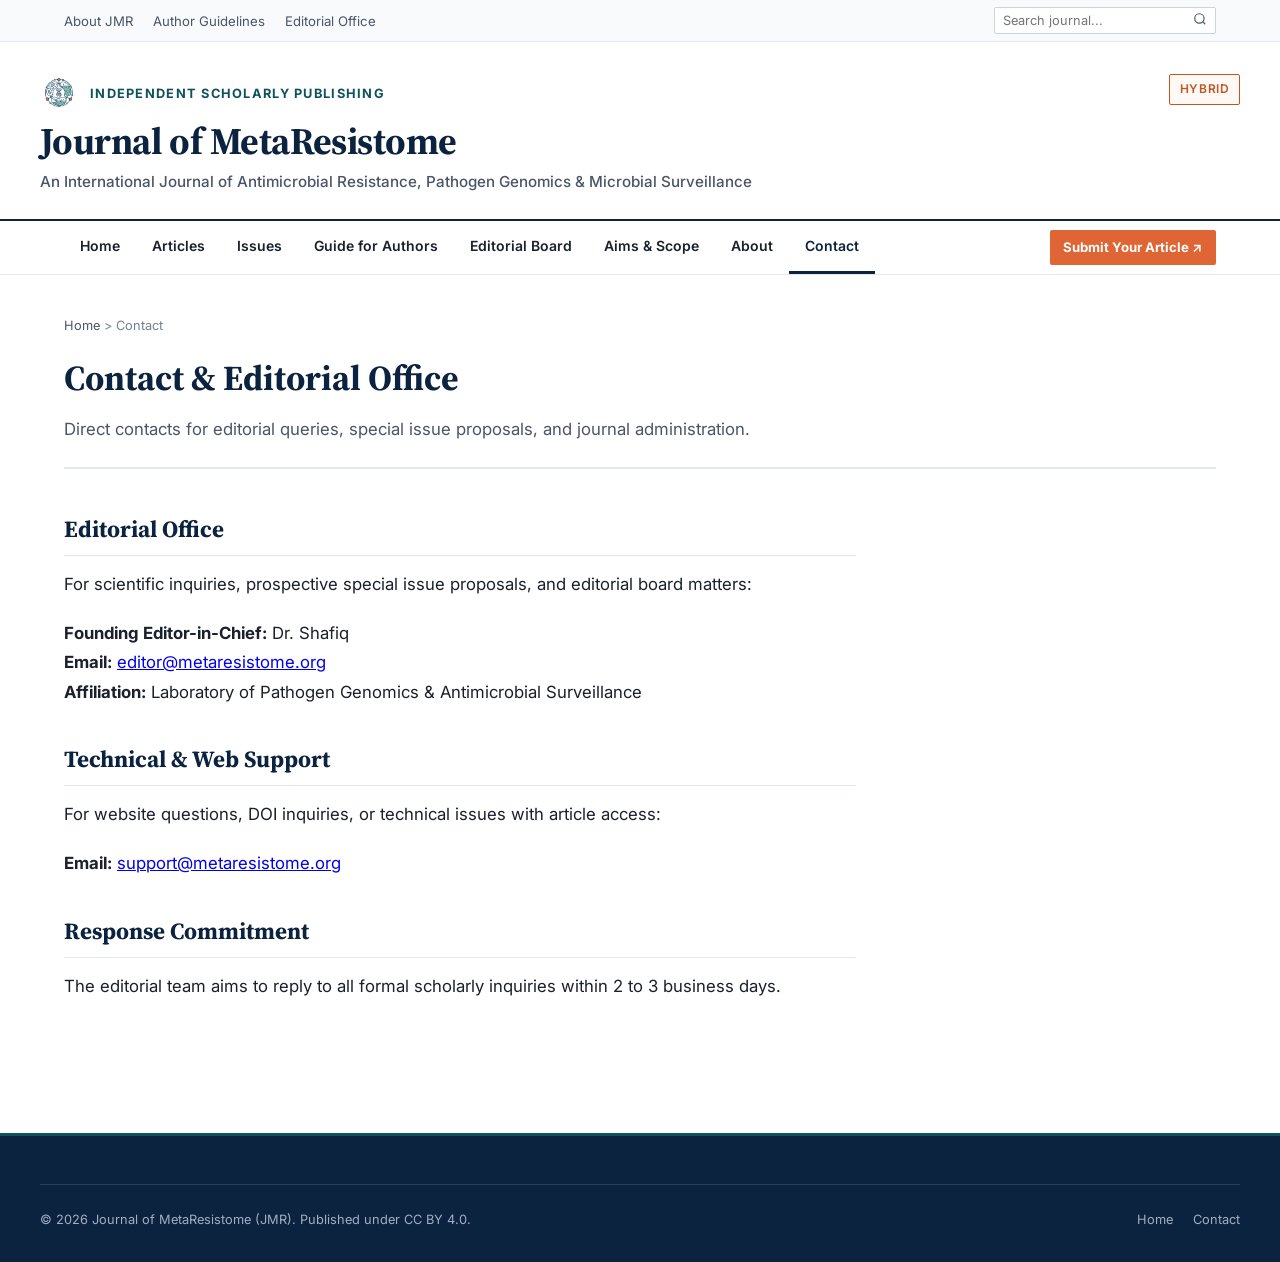
<file: contact.html>
<!DOCTYPE html>
<html lang="en">
<head>
  <meta charset="UTF-8">
  <meta name="viewport" content="width=device-width, initial-scale=1.0">
  <title>Contact & Inquiries | Journal of MetaResistome</title>
  <meta name="description" content="Contact the editorial office of the Journal of MetaResistome (JMR) for submissions, editorial board inquiries, and technical questions.">
  <link rel="icon" type="image/png" href="manus-storage/metaresistome-atlas-mark_5e6d294d.png">
  <link rel="stylesheet" href="css/journal.css">
</head>
<body>

  <!-- Top Utility Bar -->
  <div class="utility-bar">
    <div class="utility-inner">
      <div class="utility-links">
        <a href="about.html">About JMR</a>
        <a href="guide-for-authors.html">Author Guidelines</a>
        <a href="contact.html">Editorial Office</a>
      </div>
      <div class="utility-search">
        <form class="utility-search-form" id="utility-search-form">
          <input type="search" class="utility-search-input" id="utility-search-input" placeholder="Search journal..." aria-label="Search journal">
          <button type="submit" class="utility-search-btn" aria-label="Search">
            <svg width="14" height="14" viewBox="0 0 24 24" fill="none" stroke="currentColor" stroke-width="2"><circle cx="11" cy="11" r="8"></circle><line x1="21" y1="21" x2="16.65" y2="16.65"></line></svg>
          </button>
        </form>
      </div>
    </div>
  </div>

  <!-- Masthead -->
  <header class="journal-masthead">
    <div class="masthead-inner">
      <div class="masthead-branding">
        <div class="masthead-mark-wrap">
          <img src="manus-storage/metaresistome-atlas-mark_5e6d294d.png" alt="Logo" class="masthead-logo">
          <span style="font-size: 0.8rem; font-weight: 700; letter-spacing: 0.1em; color: var(--color-secondary); text-transform: uppercase;">Independent Scholarly Publishing</span>
        </div>
        <h1 class="masthead-title">
          <a href="index.html">Journal of MetaResistome</a>
        </h1>
        <p class="masthead-subtitle">An International Journal of Antimicrobial Resistance, Pathogen Genomics & Microbial Surveillance</p>
      </div>
      <div class="masthead-badges">
        <div class="badge-open-access">Hybrid</div>
        <div id="masthead-issn-slot" style="display: none; font-size: 0.775rem;"></div>
        <div id="masthead-metrics-slot" class="masthead-metrics-slot"></div>
      </div>
    </div>
  </header>

  <!-- Primary Navigation -->
  <nav class="primary-nav" aria-label="Main Navigation">
    <div class="nav-inner">
      <ul class="nav-list">
        <li class="nav-item"><a href="index.html">Home</a></li>
        <li class="nav-item"><a href="articles.html">Articles</a></li>
        <li class="nav-item"><a href="issues.html">Issues</a></li>
        <li class="nav-item"><a href="guide-for-authors.html">Guide for Authors</a></li>
        <li class="nav-item"><a href="editorial-board.html">Editorial Board</a></li>
        <li class="nav-item"><a href="aims-and-scope.html">Aims &amp; Scope</a></li>
        <li class="nav-item"><a href="about.html">About</a></li>
        <li class="nav-item active"><a href="contact.html">Contact</a></li>
      </ul>

      <div class="nav-right-actions">
        <div class="nav-submit-cta is-live">
          <a href="submit.html" target="_blank" rel="noopener noreferrer" class="btn-submit-nav" style="background-color: #E06535; font-weight: 700;">
            Submit Your Article ↗
          </a>
        </div>
      </div>
    </div>
  </nav>

  <!-- Page Content Container -->
  <div class="page-container">
    <header class="page-header">
      <div class="breadcrumbs">
        <a href="index.html">Home</a> &gt; <span>Contact</span>
      </div>
      <h2 class="page-title">Contact & Editorial Office</h2>
      <p class="page-subtitle">Direct contacts for editorial queries, special issue proposals, and journal administration.</p>
    </header>

    <main class="page-body-article">
      <h3>Editorial Office</h3>
      <p>For scientific inquiries, prospective special issue proposals, and editorial board matters:</p>
      <p><strong>Founding Editor-in-Chief:</strong> Dr. Shafiq<br />
      <strong>Email:</strong> <a href="mailto:editor@metaresistome.org">editor@metaresistome.org</a><br />
      <strong>Affiliation:</strong> Laboratory of Pathogen Genomics & Antimicrobial Surveillance</p>

      <h3>Technical & Web Support</h3>
      <p>For website questions, DOI inquiries, or technical issues with article access:</p>
      <p><strong>Email:</strong> <a href="mailto:support@metaresistome.org">support@metaresistome.org</a></p>

      <h3>Response Commitment</h3>
      <p>The editorial team aims to reply to all formal scholarly inquiries within 2 to 3 business days.</p>
    </main>
  </div>

  <!-- Academic Footer -->
  <footer class="journal-footer">
    <div class="footer-inner">
      <div class="footer-bottom">
        <div>&copy; 2026 Journal of MetaResistome (JMR). Published under CC BY 4.0.</div>
        <div class="footer-bottom-links">
          <a href="index.html">Home</a>
          <a href="contact.html">Contact</a>
        </div>
      </div>
    </div>
  </footer>

  <script src="js/journal-config.js"></script>
  <script src="js/journal-engine.js"></script>
</body>
</html>
</file>
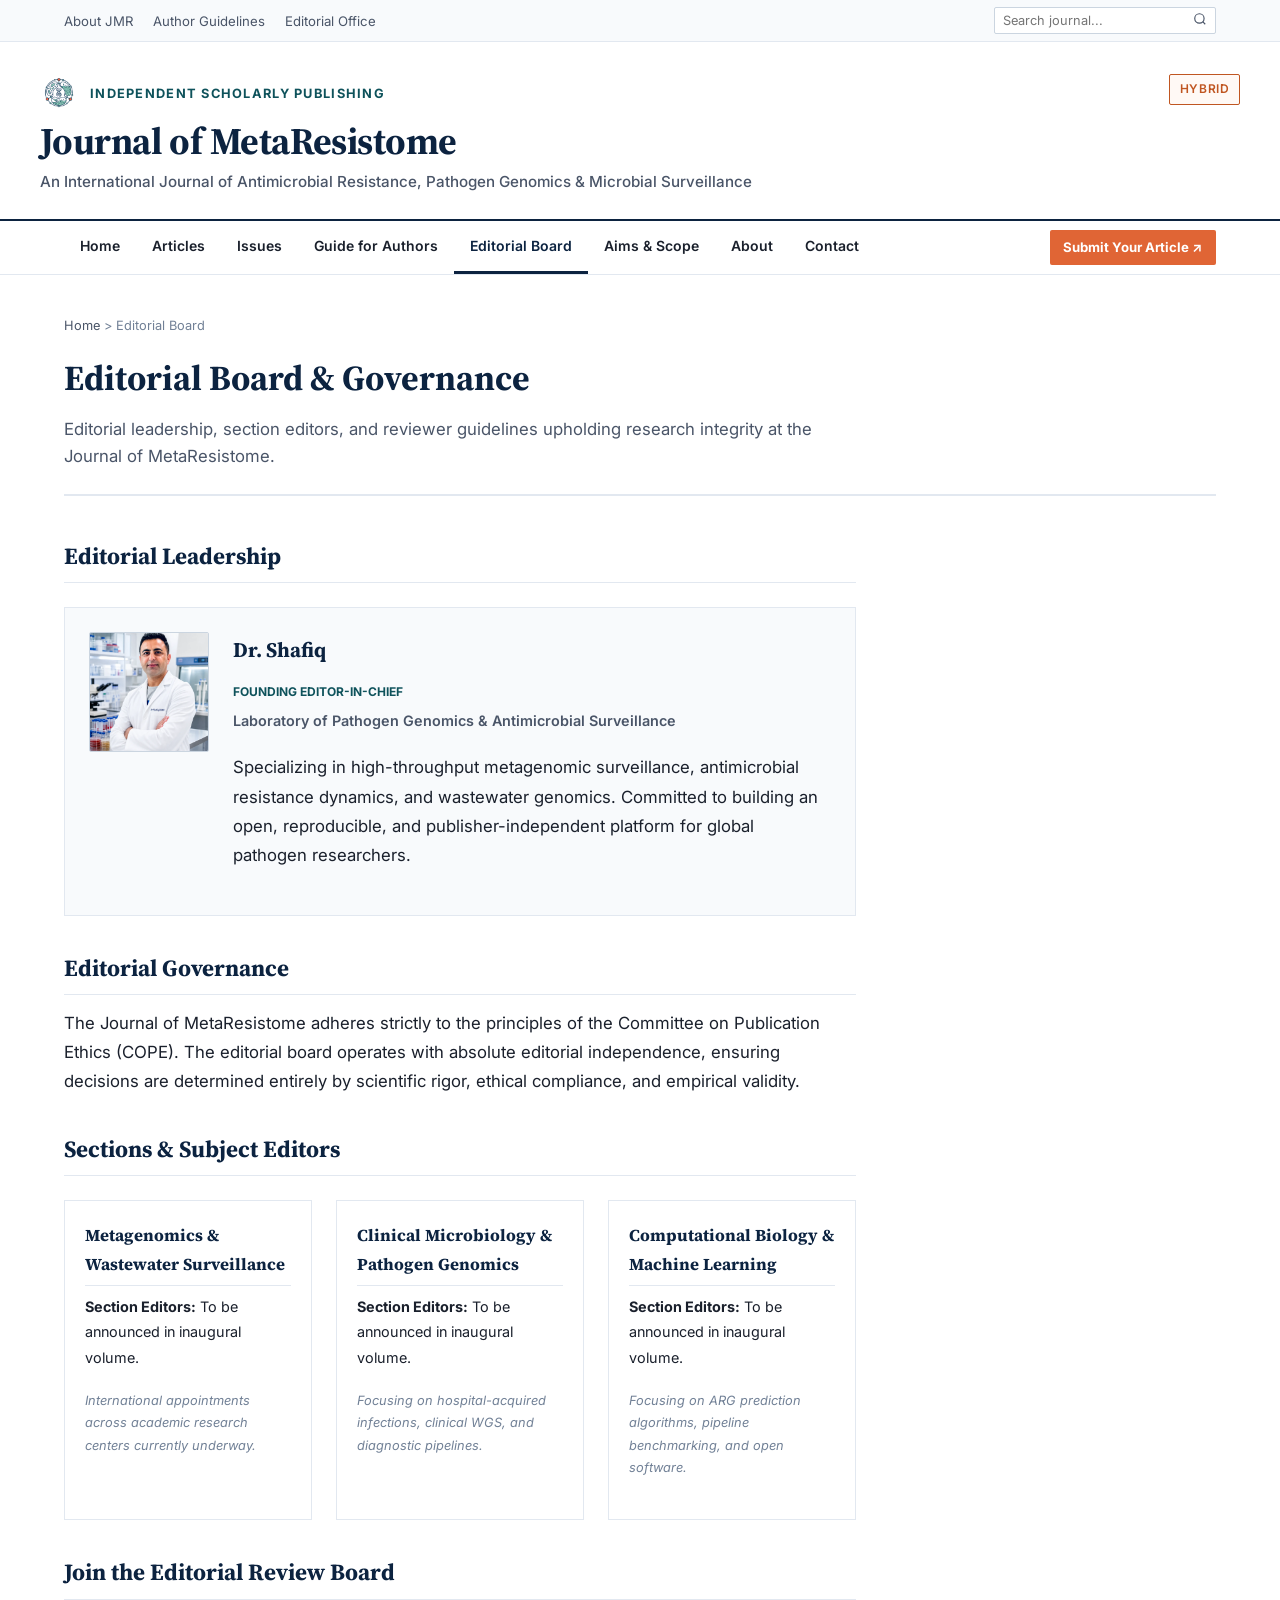
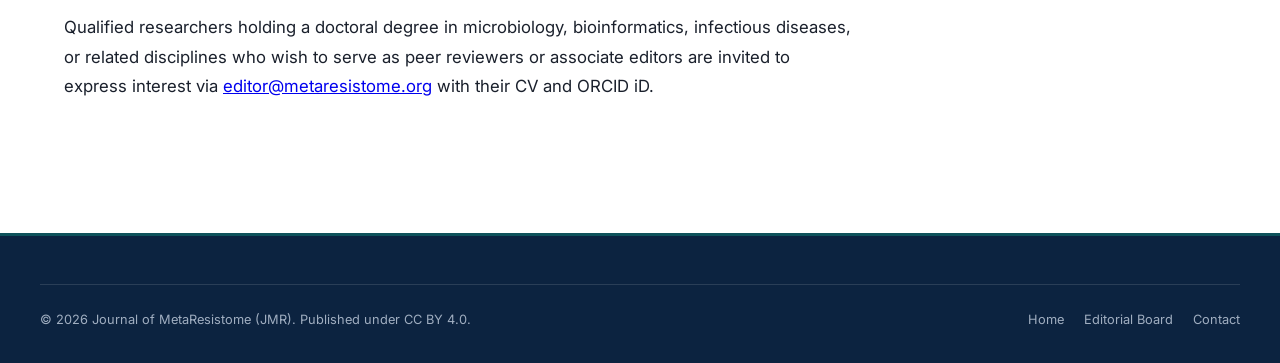
<file: editorial-board.html>
<!DOCTYPE html>
<html lang="en">
<head>
  <meta charset="UTF-8">
  <meta name="viewport" content="width=device-width, initial-scale=1.0">
  <title>Editorial Board | Journal of MetaResistome</title>
  <meta name="description" content="Editorial Board of the Journal of MetaResistome (JMR) - Leadership, Section Editors, and Review Board.">
  <link rel="icon" type="image/png" href="manus-storage/metaresistome-atlas-mark_5e6d294d.png">
  <link rel="stylesheet" href="css/journal.css">
</head>
<body>

  <!-- Top Utility Bar -->
  <div class="utility-bar">
    <div class="utility-inner">
      <div class="utility-links">
        <a href="about.html">About JMR</a>
        <a href="guide-for-authors.html">Author Guidelines</a>
        <a href="contact.html">Editorial Office</a>
      </div>
      <div class="utility-search">
        <form class="utility-search-form" id="utility-search-form">
          <input type="search" class="utility-search-input" id="utility-search-input" placeholder="Search journal..." aria-label="Search journal">
          <button type="submit" class="utility-search-btn" aria-label="Search">
            <svg width="14" height="14" viewBox="0 0 24 24" fill="none" stroke="currentColor" stroke-width="2"><circle cx="11" cy="11" r="8"></circle><line x1="21" y1="21" x2="16.65" y2="16.65"></line></svg>
          </button>
        </form>
      </div>
    </div>
  </div>

  <!-- Masthead -->
  <header class="journal-masthead">
    <div class="masthead-inner">
      <div class="masthead-branding">
        <div class="masthead-mark-wrap">
          <img src="manus-storage/metaresistome-atlas-mark_5e6d294d.png" alt="Logo" class="masthead-logo">
          <span style="font-size: 0.8rem; font-weight: 700; letter-spacing: 0.1em; color: var(--color-secondary); text-transform: uppercase;">Independent Scholarly Publishing</span>
        </div>
        <h1 class="masthead-title">
          <a href="index.html">Journal of MetaResistome</a>
        </h1>
        <p class="masthead-subtitle">An International Journal of Antimicrobial Resistance, Pathogen Genomics & Microbial Surveillance</p>
      </div>
      <div class="masthead-badges">
        <div class="badge-open-access">Hybrid</div>
        <div id="masthead-issn-slot" style="display: none; font-size: 0.775rem;"></div>
        <div id="masthead-metrics-slot" class="masthead-metrics-slot"></div>
      </div>
    </div>
  </header>

  <!-- Primary Navigation -->
  <nav class="primary-nav" aria-label="Main Navigation">
    <div class="nav-inner">
      <ul class="nav-list">
        <li class="nav-item"><a href="index.html">Home</a></li>
        <li class="nav-item"><a href="articles.html">Articles</a></li>
        <li class="nav-item"><a href="issues.html">Issues</a></li>
        <li class="nav-item"><a href="guide-for-authors.html">Guide for Authors</a></li>
        <li class="nav-item active"><a href="editorial-board.html">Editorial Board</a></li>
        <li class="nav-item"><a href="aims-and-scope.html">Aims &amp; Scope</a></li>
        <li class="nav-item"><a href="about.html">About</a></li>
        <li class="nav-item"><a href="contact.html">Contact</a></li>
      </ul>

      <div class="nav-right-actions">
        <div class="nav-submit-cta is-live">
          <a href="submit.html" target="_blank" rel="noopener noreferrer" class="btn-submit-nav" style="background-color: #E06535; font-weight: 700;">
            Submit Your Article ↗
          </a>
        </div>
      </div>
    </div>
  </nav>

  <!-- Page Content Container -->
  <div class="page-container">
    <header class="page-header">
      <div class="breadcrumbs">
        <a href="index.html">Home</a> &gt; <span>Editorial Board</span>
      </div>
      <h2 class="page-title">Editorial Board & Governance</h2>
      <p class="page-subtitle">Editorial leadership, section editors, and reviewer guidelines upholding research integrity at the Journal of MetaResistome.</p>
    </header>

    <main class="page-body-article">
      <h3>Editorial Leadership</h3>
      <div class="editorial-profile-card">
        <div class="editorial-profile-img">
          <img src="manus-storage/dr-shafiq-microbiology-lab-portrait_6437b0f3.webp" alt="Dr. Shafiq" />
        </div>
        <div class="editorial-profile-info">
          <h4>Dr. Shafiq</h4>
          <span class="role-badge">Founding Editor-in-Chief</span>
          <p class="affiliation">Laboratory of Pathogen Genomics & Antimicrobial Surveillance</p>
          <p class="bio">Specializing in high-throughput metagenomic surveillance, antimicrobial resistance dynamics, and wastewater genomics. Committed to building an open, reproducible, and publisher-independent platform for global pathogen researchers.</p>
        </div>
      </div>

      <h3>Editorial Governance</h3>
      <p>The Journal of MetaResistome adheres strictly to the principles of the Committee on Publication Ethics (COPE). The editorial board operates with absolute editorial independence, ensuring decisions are determined entirely by scientific rigor, ethical compliance, and empirical validity.</p>

      <h3>Sections & Subject Editors</h3>
      <div class="editorial-grid">
        <div class="board-column">
          <h5>Metagenomics & Wastewater Surveillance</h5>
          <p class="board-member"><strong>Section Editors:</strong> To be announced in inaugural volume.</p>
          <p class="board-note">International appointments across academic research centers currently underway.</p>
        </div>
        <div class="board-column">
          <h5>Clinical Microbiology & Pathogen Genomics</h5>
          <p class="board-member"><strong>Section Editors:</strong> To be announced in inaugural volume.</p>
          <p class="board-note">Focusing on hospital-acquired infections, clinical WGS, and diagnostic pipelines.</p>
        </div>
        <div class="board-column">
          <h5>Computational Biology & Machine Learning</h5>
          <p class="board-member"><strong>Section Editors:</strong> To be announced in inaugural volume.</p>
          <p class="board-note">Focusing on ARG prediction algorithms, pipeline benchmarking, and open software.</p>
        </div>
      </div>

      <h3>Join the Editorial Review Board</h3>
      <p>Qualified researchers holding a doctoral degree in microbiology, bioinformatics, infectious diseases, or related disciplines who wish to serve as peer reviewers or associate editors are invited to express interest via <a href="mailto:editor@metaresistome.org">editor@metaresistome.org</a> with their CV and ORCID iD.</p>
    </main>
  </div>

  <!-- Academic Footer -->
  <footer class="journal-footer">
    <div class="footer-inner">
      <div class="footer-bottom">
        <div>&copy; 2026 Journal of MetaResistome (JMR). Published under CC BY 4.0.</div>
        <div class="footer-bottom-links">
          <a href="index.html">Home</a>
          <a href="editorial-board.html">Editorial Board</a>
          <a href="contact.html">Contact</a>
        </div>
      </div>
    </div>
  </footer>

  <script src="js/journal-config.js"></script>
  <script src="js/journal-engine.js"></script>
</body>
</html>
</file>
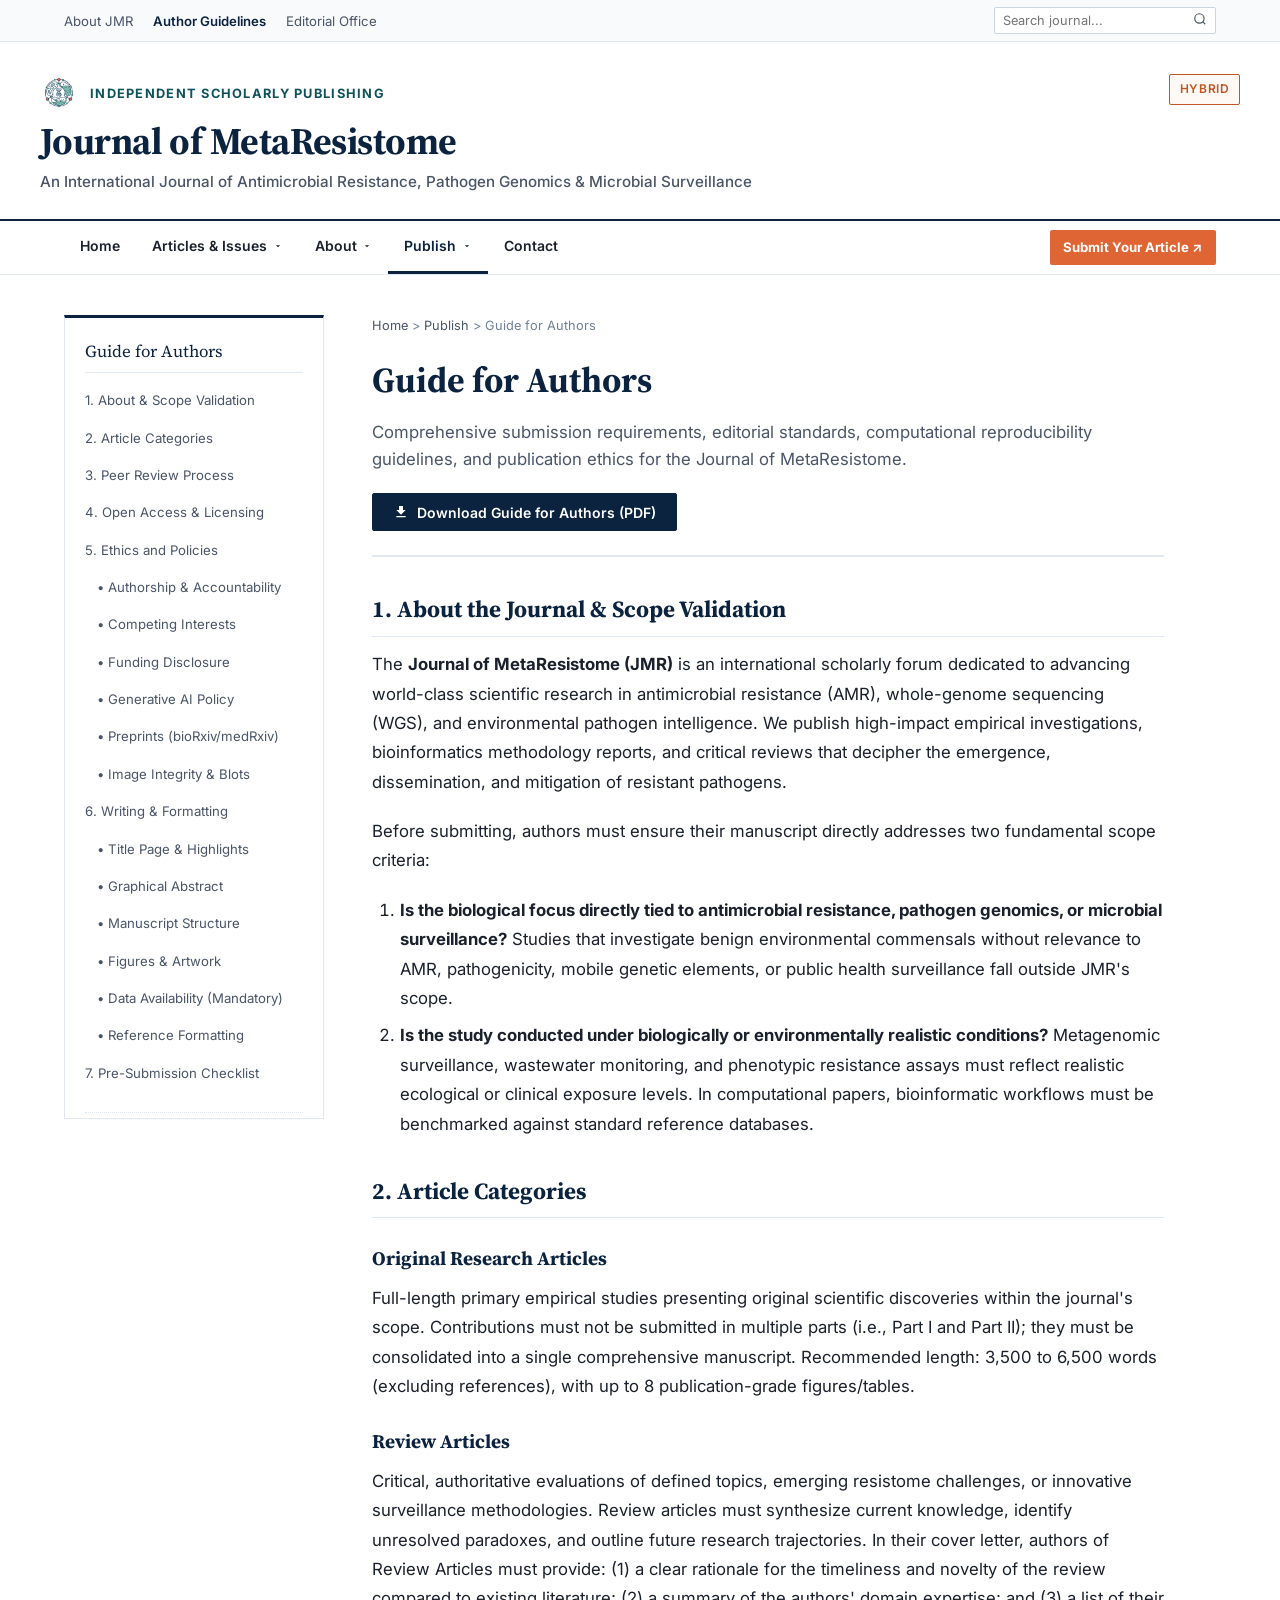
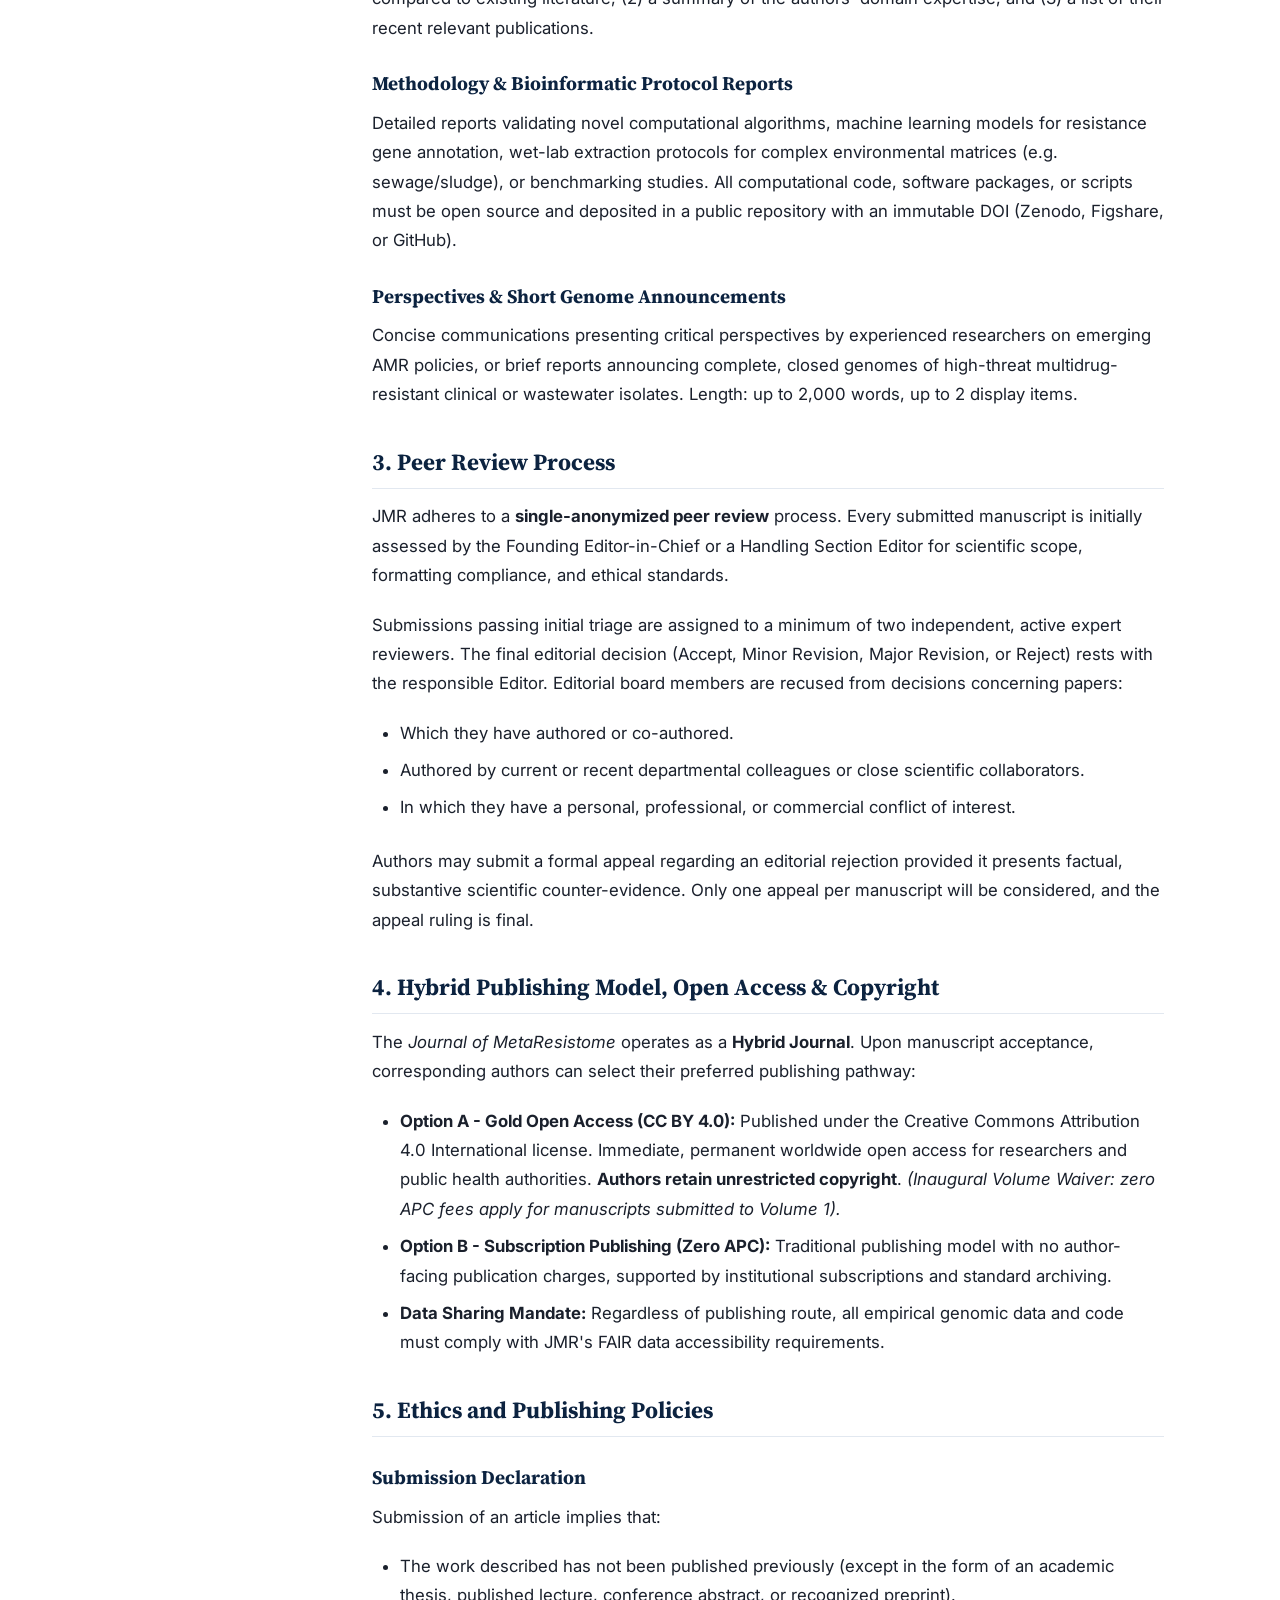
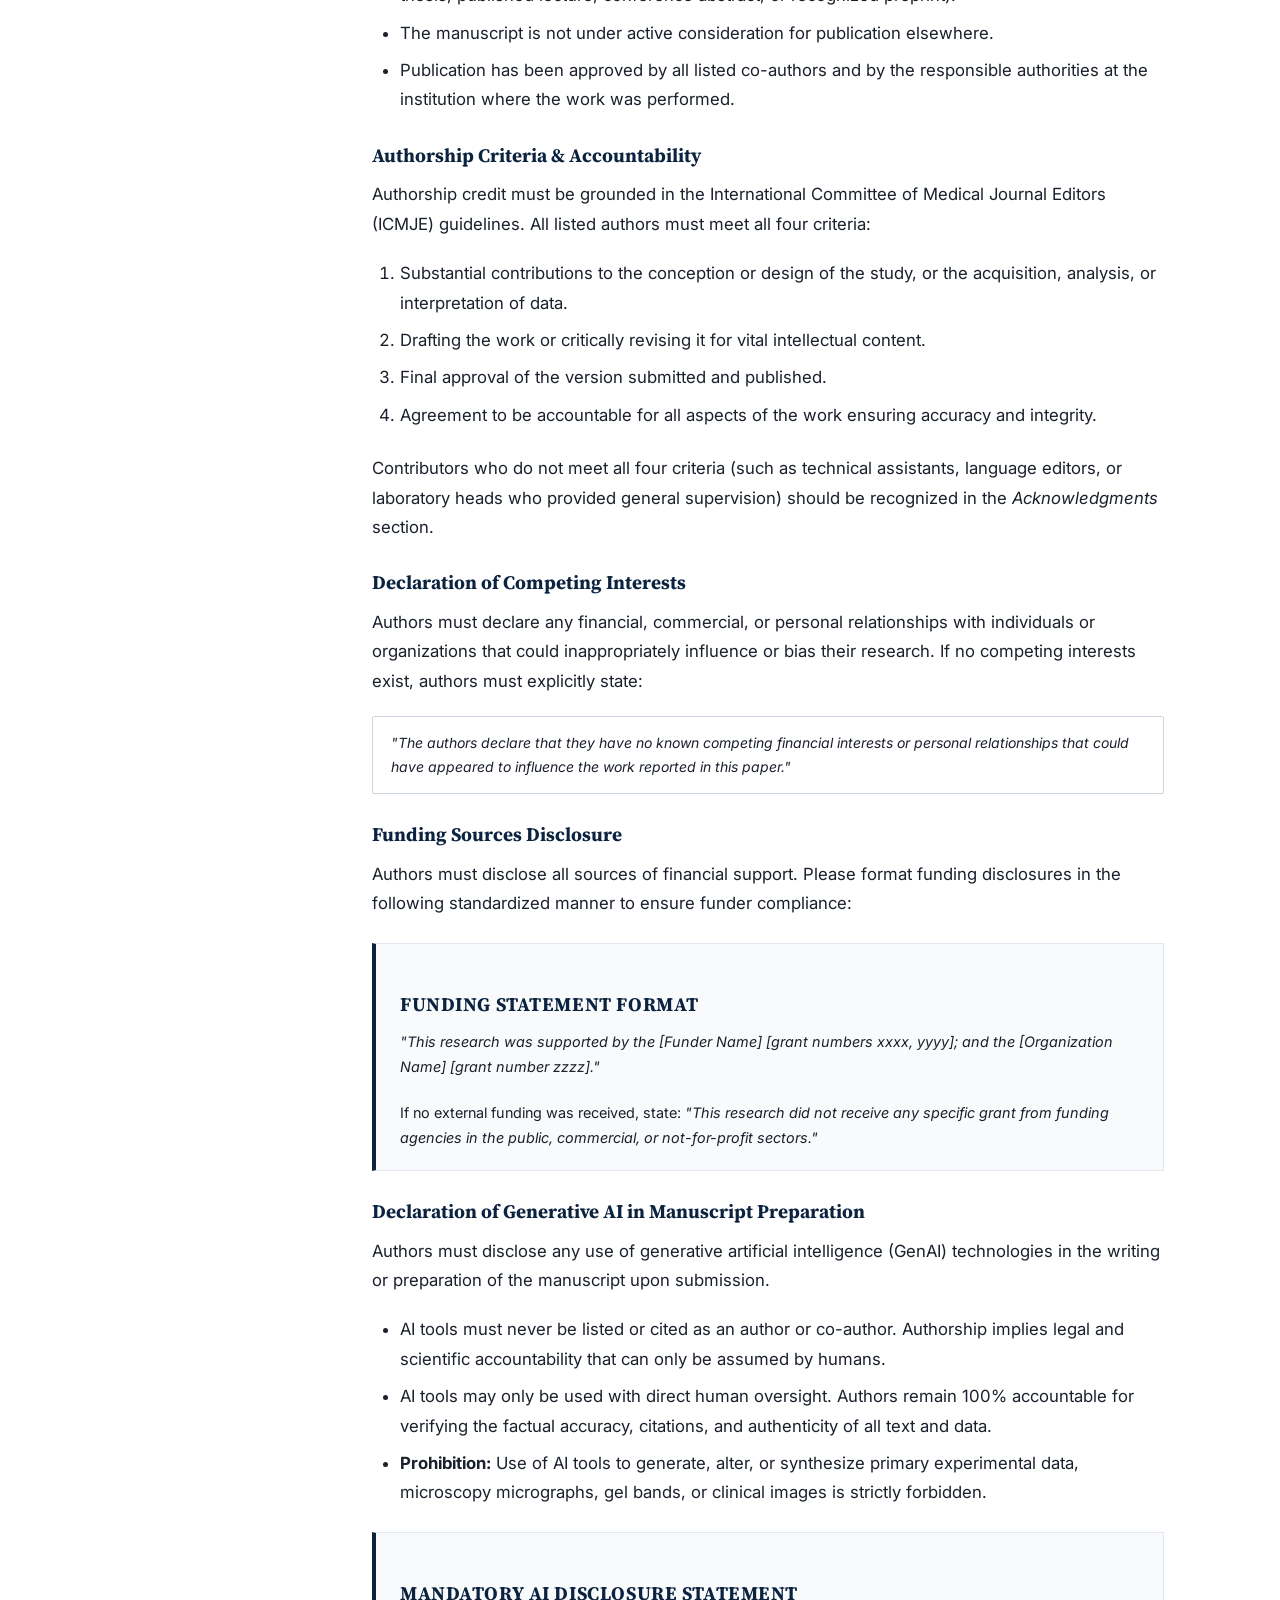
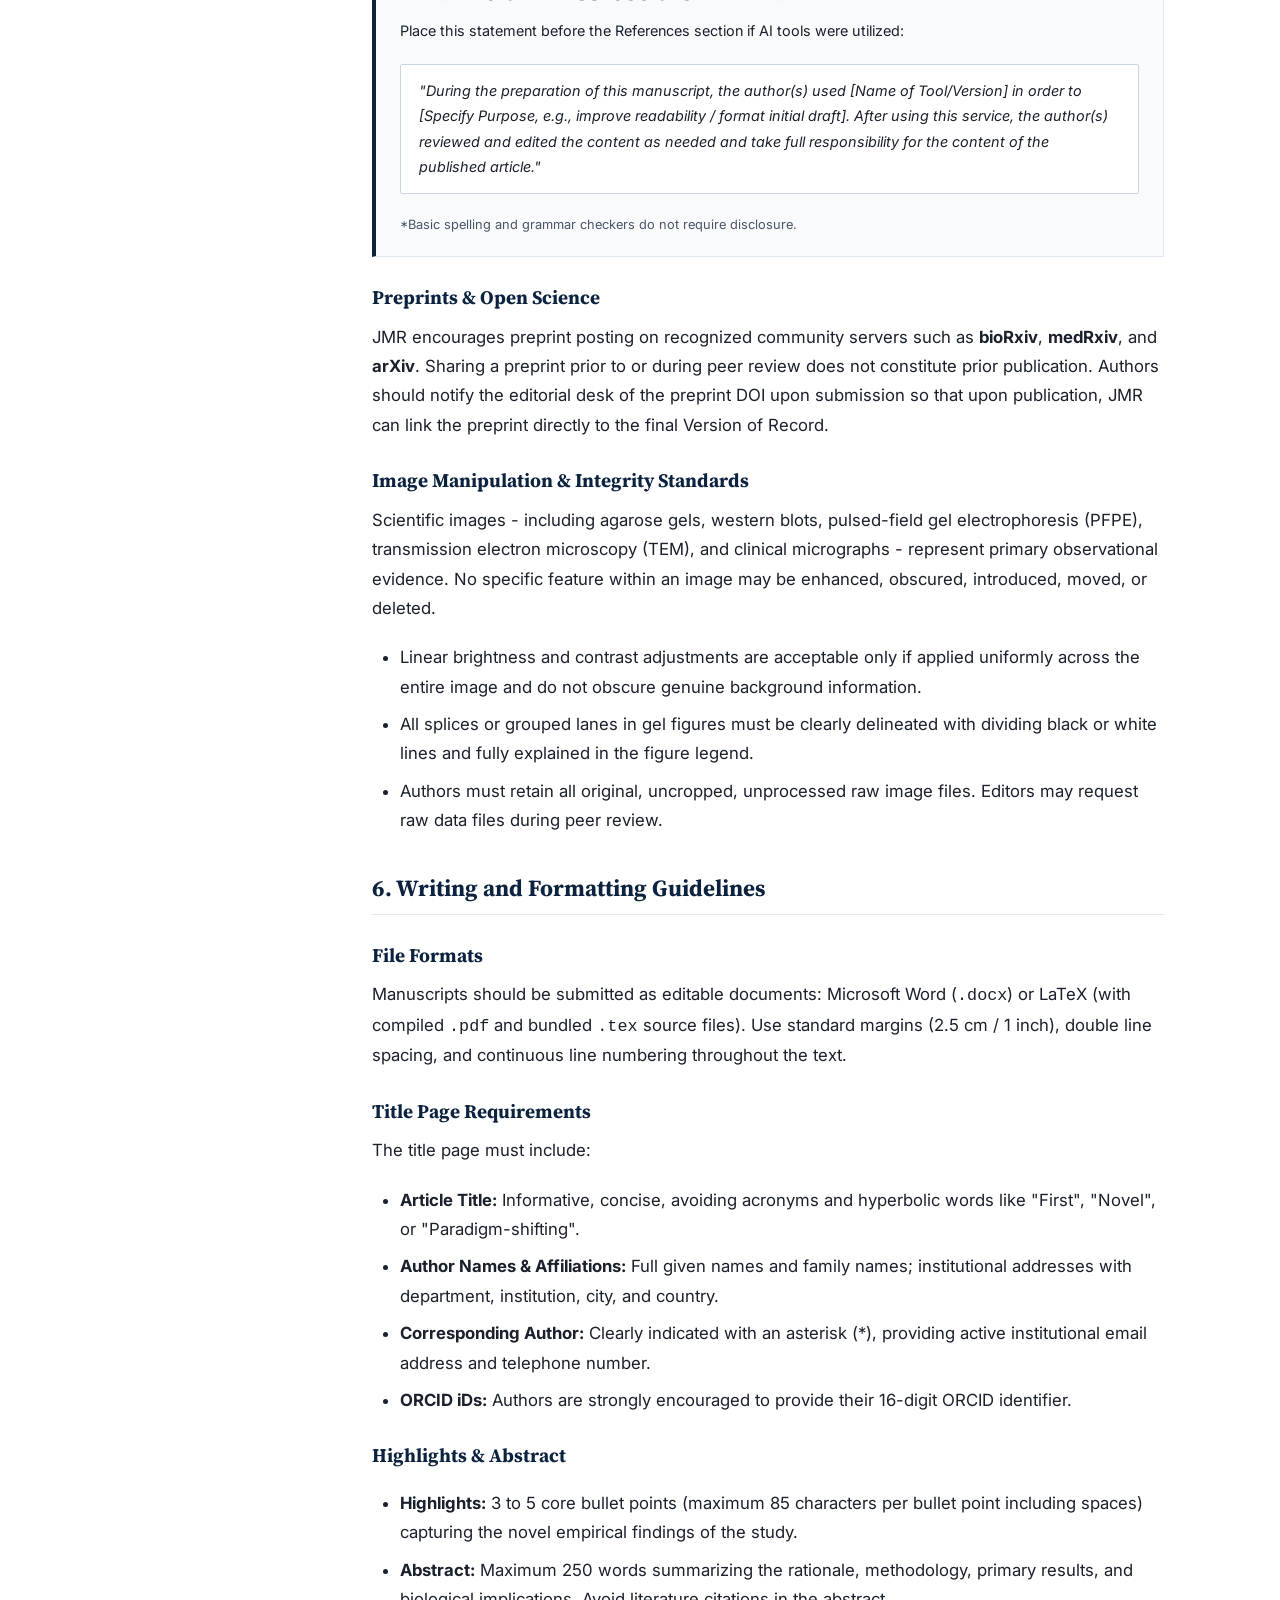
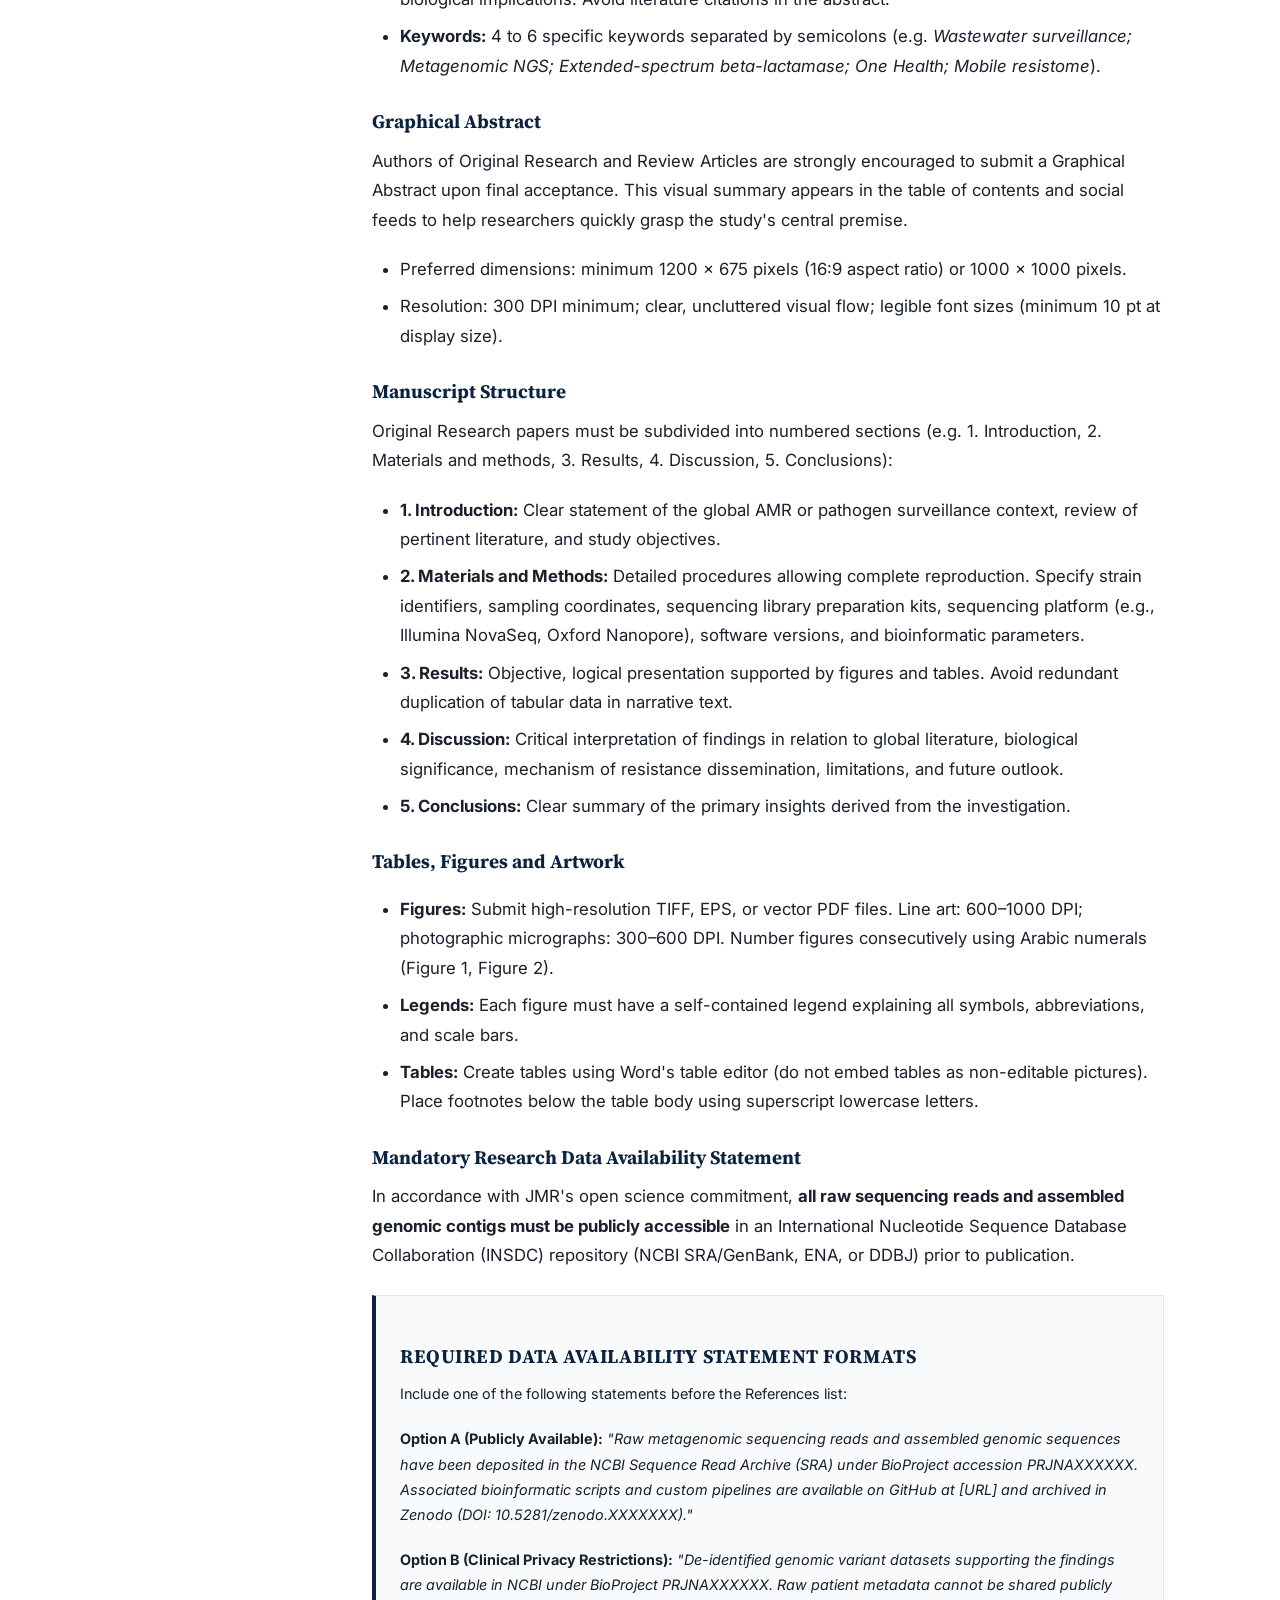
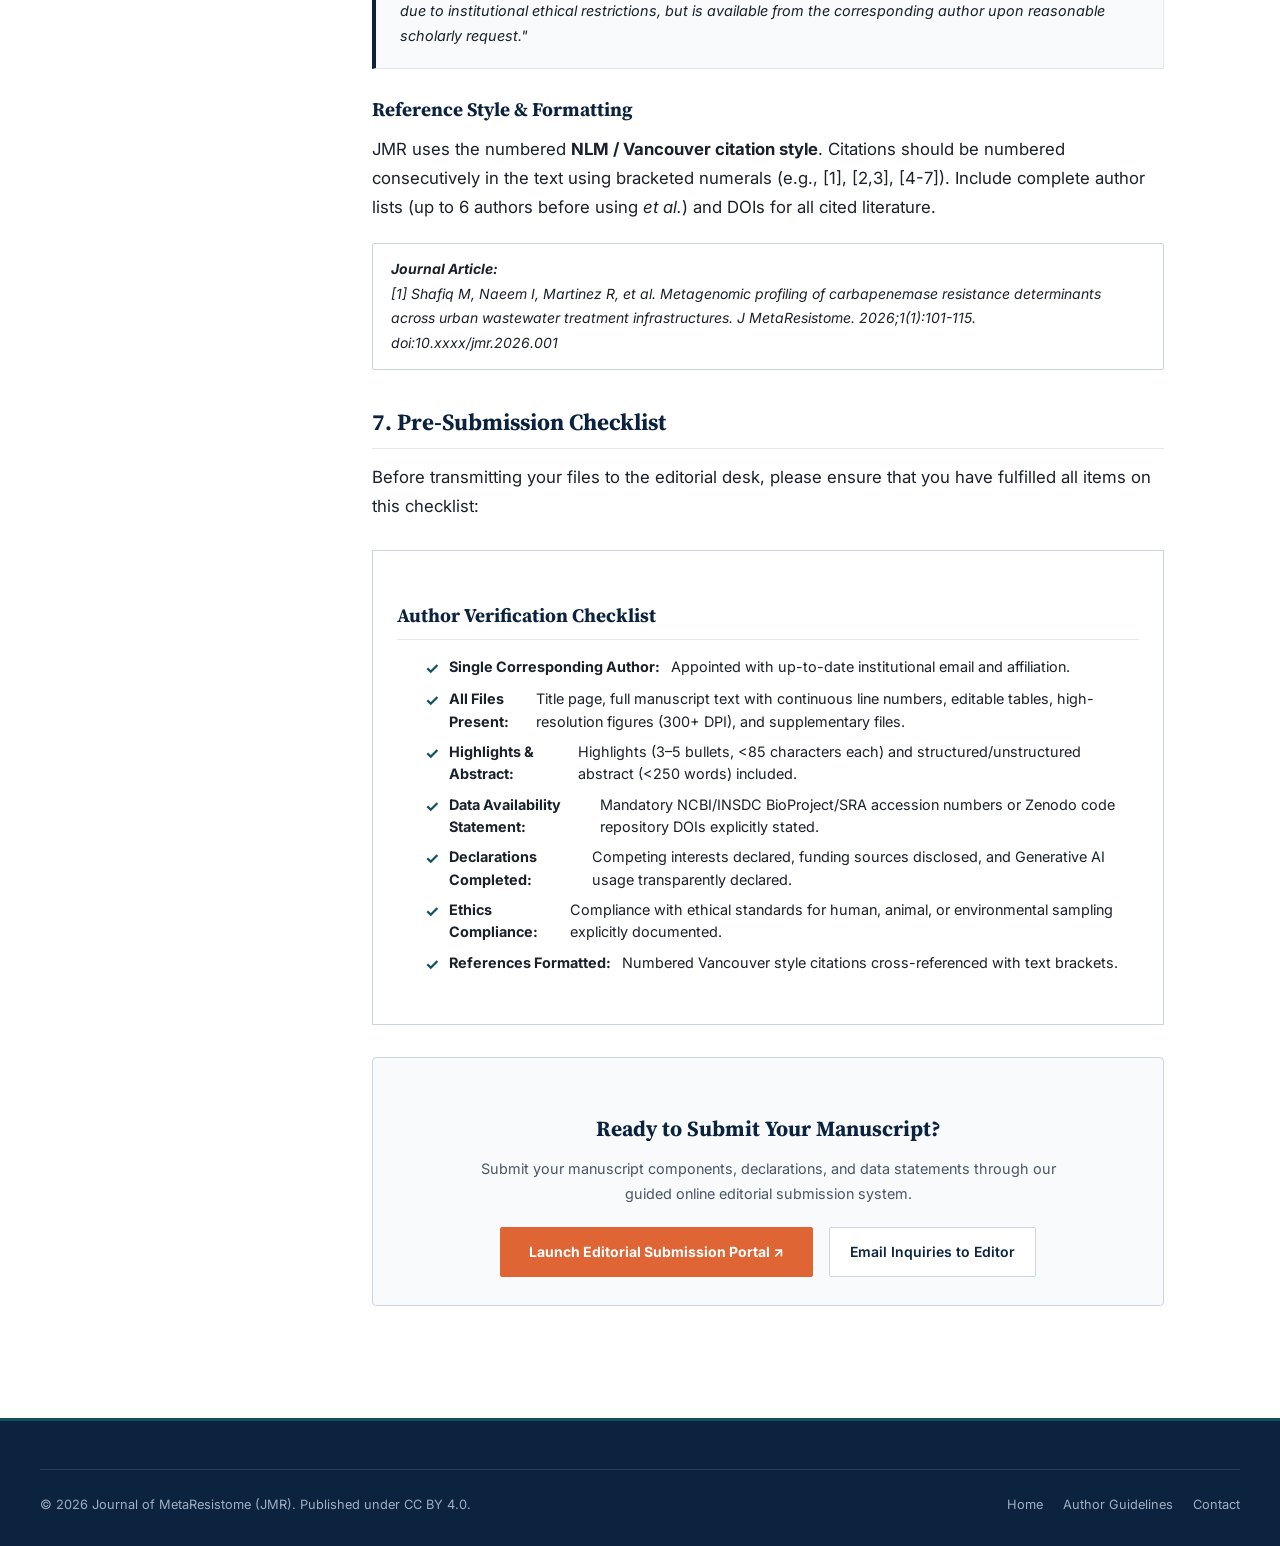
<file: guide-for-authors.html>
<!DOCTYPE html>
<html lang="en">
<head>
  <meta charset="UTF-8">
  <meta name="viewport" content="width=device-width, initial-scale=1.0">
  <title>Guide for Authors | Journal of MetaResistome</title>
  <meta name="description" content="Comprehensive Guide for Authors for the Journal of MetaResistome (JMR) - Manuscript preparation, formatting, computational standards, and research ethics.">
  <link rel="icon" type="image/png" href="manus-storage/metaresistome-atlas-mark_5e6d294d.png">
  <link rel="stylesheet" href="css/journal.css">
</head>
<body>

  <!-- Top Utility Bar -->
  <div class="utility-bar">
    <div class="utility-inner">
      <div class="utility-links">
        <a href="about.html">About JMR</a>
        <a href="guide-for-authors.html" style="font-weight: 600; color: var(--color-primary);">Author Guidelines</a>
        <a href="contact.html">Editorial Office</a>
      </div>
      <div class="utility-search">
        <form class="utility-search-form" id="utility-search-form">
          <input type="search" class="utility-search-input" id="utility-search-input" placeholder="Search journal..." aria-label="Search journal">
          <button type="submit" class="utility-search-btn" aria-label="Search">
            <svg width="14" height="14" viewBox="0 0 24 24" fill="none" stroke="currentColor" stroke-width="2"><circle cx="11" cy="11" r="8"></circle><line x1="21" y1="21" x2="16.65" y2="16.65"></line></svg>
          </button>
        </form>
      </div>
    </div>
  </div>

  <!-- Masthead -->
  <header class="journal-masthead">
    <div class="masthead-inner">
      <div class="masthead-branding">
        <div class="masthead-mark-wrap">
          <img src="manus-storage/metaresistome-atlas-mark_5e6d294d.png" alt="Logo" class="masthead-logo">
          <span style="font-size: 0.8rem; font-weight: 700; letter-spacing: 0.1em; color: var(--color-secondary); text-transform: uppercase;">Independent Scholarly Publishing</span>
        </div>
        <h1 class="masthead-title">
          <a href="index.html">Journal of MetaResistome</a>
        </h1>
        <p class="masthead-subtitle">An International Journal of Antimicrobial Resistance, Pathogen Genomics & Microbial Surveillance</p>
      </div>
      <div class="masthead-badges">
        <div class="badge-open-access">Hybrid</div>
        <div id="masthead-issn-slot" style="display: none; font-size: 0.775rem;"></div>
        <div id="masthead-metrics-slot" class="masthead-metrics-slot"></div>
      </div>
    </div>
  </header>

  <!-- Primary Navigation with Dropdowns -->
  <nav class="primary-nav" aria-label="Main Navigation">
    <div class="nav-inner">
      <ul class="nav-list">
        <li class="nav-item"><a href="index.html">Home</a></li>
        
        <!-- Articles & Issues Dropdown -->
        <li class="nav-dropdown">
          <a href="articles.html" class="nav-dropdown-toggle">
            Articles &amp; Issues
            <svg class="dropdown-caret" viewBox="0 0 24 24"><path d="M7 10l5 5 5-5z"/></svg>
          </a>
          <ul class="nav-dropdown-menu">
            <li><a href="articles.html">Latest Articles</a></li>
            <li><a href="issues.html">All Volumes &amp; Issues</a></li>
            <li><a href="articles.html">Call for Inaugural Papers (Vol 1)</a></li>
          </ul>
        </li>

        <!-- About Dropdown -->
        <li class="nav-dropdown">
          <a href="about.html" class="nav-dropdown-toggle">
            About
            <svg class="dropdown-caret" viewBox="0 0 24 24"><path d="M7 10l5 5 5-5z"/></svg>
          </a>
          <ul class="nav-dropdown-menu">
            <li><a href="about.html">About the Journal</a></li>
            <li><a href="aims-and-scope.html">Aims and Scope</a></li>
            <li><a href="editorial-board.html">Editorial Board &amp; Governance</a></li>
            <li><a href="about.html#ethics">Publishing Ethics &amp; COPE Standards</a></li>
            <li><a href="about.html#hybrid-model">Hybrid Publishing Policy</a></li>
          </ul>
        </li>

        <!-- Publish Dropdown -->
        <li class="nav-dropdown">
          <a href="guide-for-authors.html" class="nav-dropdown-toggle" style="color: var(--color-primary); border-bottom-color: var(--color-primary);">
            Publish
            <svg class="dropdown-caret" viewBox="0 0 24 24"><path d="M7 10l5 5 5-5z"/></svg>
          </a>
          <ul class="nav-dropdown-menu">
            <li><a href="submit.html" target="_blank" rel="noopener noreferrer" style="color: var(--color-primary); font-weight: 700;">Submit Your Article ↗</a></li>
            <li><a href="guide-for-authors.html" style="font-weight: 600;">Guide for Authors</a></li>
            <li><a href="guide-for-authors.html#submission-checklist">Submission Checklist</a></li>
            <li><a href="about.html#hybrid-model">Hybrid Publishing Policy</a></li>
            <li><a href="guide-for-authors.html#data-statement">Research Data Policy</a></li>
          </ul>
        </li>

        <li class="nav-item"><a href="contact.html">Contact</a></li>
      </ul>

      <div class="nav-right-actions">
        <a href="submit.html" target="_blank" rel="noopener noreferrer" class="btn-submit-nav" style="background-color: #E06535; font-weight: 700;">
          Submit Your Article ↗
        </a>
      </div>
    </div>
  </nav>

  <!-- Two-Column Guide for Authors Layout with Sticky TOC -->
  <div class="guide-container">
    
    <!-- Table of Contents Sidebar -->
    <aside class="guide-sidebar-nav">
      <div class="guide-toc-title">Guide for Authors</div>
      <ul class="guide-toc-list">
        <li><a href="#about-and-scope">1. About & Scope Validation</a></li>
        <li><a href="#article-types">2. Article Categories</a></li>
        <li><a href="#peer-review">3. Peer Review Process</a></li>
        <li><a href="#open-access">4. Open Access & Licensing</a></li>
        <li><a href="#ethics-and-policies">5. Ethics and Policies</a></li>
        <li style="padding-left: 0.75rem;"><a href="#authorship">&bull; Authorship & Accountability</a></li>
        <li style="padding-left: 0.75rem;"><a href="#competing-interests">&bull; Competing Interests</a></li>
        <li style="padding-left: 0.75rem;"><a href="#funding-sources">&bull; Funding Disclosure</a></li>
        <li style="padding-left: 0.75rem;"><a href="#generative-ai">&bull; Generative AI Policy</a></li>
        <li style="padding-left: 0.75rem;"><a href="#preprints">&bull; Preprints (bioRxiv/medRxiv)</a></li>
        <li style="padding-left: 0.75rem;"><a href="#image-integrity">&bull; Image Integrity & Blots</a></li>
        <li><a href="#writing-and-formatting">6. Writing & Formatting</a></li>
        <li style="padding-left: 0.75rem;"><a href="#title-page">&bull; Title Page & Highlights</a></li>
        <li style="padding-left: 0.75rem;"><a href="#graphical-abstract">&bull; Graphical Abstract</a></li>
        <li style="padding-left: 0.75rem;"><a href="#article-structure">&bull; Manuscript Structure</a></li>
        <li style="padding-left: 0.75rem;"><a href="#tables-figures">&bull; Figures & Artwork</a></li>
        <li style="padding-left: 0.75rem;"><a href="#data-statement">&bull; Data Availability (Mandatory)</a></li>
        <li style="padding-left: 0.75rem;"><a href="#references">&bull; Reference Formatting</a></li>
        <li><a href="#submission-checklist">7. Pre-Submission Checklist</a></li>
      </ul>

      <div style="margin-top: 1.5rem; padding-top: 1rem; border-top: 1px dotted var(--color-border-light); display: flex; flex-direction: column; gap: 0.5rem;">
        <button type="button" onclick="window.print()" class="btn-academic btn-academic-primary" style="font-size: 0.775rem; width: 100%; justify-content: center; cursor: pointer; display: inline-flex; align-items: center; gap: 0.4rem;">
          <svg style="width: 14px; height: 14px;" viewBox="0 0 24 24" fill="currentColor"><path d="M19 9h-4V3H9v6H5l7 7 7-7zM5 18v2h14v-2H5z"/></svg>
          Download Guide (PDF)
        </button>
        <a href="contact.html" class="btn-academic btn-academic-secondary" style="font-size: 0.775rem; width: 100%; justify-content: center;">Contact Editorial Desk</a>
      </div>
    </aside>

    <!-- Main Detailed Guidelines Content -->
    <main class="guide-main-content page-body-article">
      
      <div class="page-header" style="margin-bottom: 2rem;">
        <div class="breadcrumbs">
          <a href="index.html">Home</a> &gt; <a href="guide-for-authors.html">Publish</a> &gt; <span>Guide for Authors</span>
        </div>
        <h2 class="page-title">Guide for Authors</h2>
        <p class="page-subtitle">Comprehensive submission requirements, editorial standards, computational reproducibility guidelines, and publication ethics for the Journal of MetaResistome.</p>
        <div style="margin-top: 1rem; display: flex; gap: 0.75rem; align-items: center; flex-wrap: wrap;">
          <button type="button" onclick="window.print()" class="btn-academic btn-academic-primary" style="display: inline-flex; align-items: center; gap: 0.5rem; cursor: pointer; text-decoration: none;">
            <svg style="width: 16px; height: 16px;" viewBox="0 0 24 24" fill="currentColor"><path d="M19 9h-4V3H9v6H5l7 7 7-7zM5 18v2h14v-2H5z"/></svg>
            Download Guide for Authors (PDF)
          </button>
        </div>
      </div>

      <!-- Section 1 -->
      <section id="about-and-scope">
        <h3>1. About the Journal & Scope Validation</h3>
        <p>The <strong>Journal of MetaResistome (JMR)</strong> is an international scholarly forum dedicated to advancing world-class scientific research in antimicrobial resistance (AMR), whole-genome sequencing (WGS), and environmental pathogen intelligence. We publish high-impact empirical investigations, bioinformatics methodology reports, and critical reviews that decipher the emergence, dissemination, and mitigation of resistant pathogens.</p>
        
        <p>Before submitting, authors must ensure their manuscript directly addresses two fundamental scope criteria:</p>
        <ol>
          <li><strong>Is the biological focus directly tied to antimicrobial resistance, pathogen genomics, or microbial surveillance?</strong> Studies that investigate benign environmental commensals without relevance to AMR, pathogenicity, mobile genetic elements, or public health surveillance fall outside JMR's scope.</li>
          <li><strong>Is the study conducted under biologically or environmentally realistic conditions?</strong> Metagenomic surveillance, wastewater monitoring, and phenotypic resistance assays must reflect realistic ecological or clinical exposure levels. In computational papers, bioinformatic workflows must be benchmarked against standard reference databases.</li>
        </ol>
      </section>

      <!-- Section 2 -->
      <section id="article-types">
        <h3>2. Article Categories</h3>
        
        <h4>Original Research Articles</h4>
        <p>Full-length primary empirical studies presenting original scientific discoveries within the journal's scope. Contributions must not be submitted in multiple parts (i.e., Part I and Part II); they must be consolidated into a single comprehensive manuscript. Recommended length: 3,500 to 6,500 words (excluding references), with up to 8 publication-grade figures/tables.</p>

        <h4>Review Articles</h4>
        <p>Critical, authoritative evaluations of defined topics, emerging resistome challenges, or innovative surveillance methodologies. Review articles must synthesize current knowledge, identify unresolved paradoxes, and outline future research trajectories. In their cover letter, authors of Review Articles must provide: (1) a clear rationale for the timeliness and novelty of the review compared to existing literature; (2) a summary of the authors' domain expertise; and (3) a list of their recent relevant publications.</p>

        <h4>Methodology & Bioinformatic Protocol Reports</h4>
        <p>Detailed reports validating novel computational algorithms, machine learning models for resistance gene annotation, wet-lab extraction protocols for complex environmental matrices (e.g. sewage/sludge), or benchmarking studies. All computational code, software packages, or scripts must be open source and deposited in a public repository with an immutable DOI (Zenodo, Figshare, or GitHub).</p>

        <h4>Perspectives & Short Genome Announcements</h4>
        <p>Concise communications presenting critical perspectives by experienced researchers on emerging AMR policies, or brief reports announcing complete, closed genomes of high-threat multidrug-resistant clinical or wastewater isolates. Length: up to 2,000 words, up to 2 display items.</p>
      </section>

      <!-- Section 3 -->
      <section id="peer-review">
        <h3>3. Peer Review Process</h3>
        <p>JMR adheres to a <strong>single-anonymized peer review</strong> process. Every submitted manuscript is initially assessed by the Founding Editor-in-Chief or a Handling Section Editor for scientific scope, formatting compliance, and ethical standards.</p>
        
        <p>Submissions passing initial triage are assigned to a minimum of two independent, active expert reviewers. The final editorial decision (Accept, Minor Revision, Major Revision, or Reject) rests with the responsible Editor. Editorial board members are recused from decisions concerning papers:</p>
        <ul>
          <li>Which they have authored or co-authored.</li>
          <li>Authored by current or recent departmental colleagues or close scientific collaborators.</li>
          <li>In which they have a personal, professional, or commercial conflict of interest.</li>
        </ul>
        <p>Authors may submit a formal appeal regarding an editorial rejection provided it presents factual, substantive scientific counter-evidence. Only one appeal per manuscript will be considered, and the appeal ruling is final.</p>
      </section>

      <!-- Section 4 -->
      <section id="open-access">
        <h3>4. Hybrid Publishing Model, Open Access &amp; Copyright</h3>
        <p>The <em>Journal of MetaResistome</em> operates as a <strong>Hybrid Journal</strong>. Upon manuscript acceptance, corresponding authors can select their preferred publishing pathway:</p>
        <ul>
          <li><strong>Option A  -  Gold Open Access (CC BY 4.0):</strong> Published under the Creative Commons Attribution 4.0 International license. Immediate, permanent worldwide open access for researchers and public health authorities. <strong>Authors retain unrestricted copyright</strong>. <em>(Inaugural Volume Waiver: zero APC fees apply for manuscripts submitted to Volume 1).</em></li>
          <li><strong>Option B  -  Subscription Publishing (Zero APC):</strong> Traditional publishing model with no author-facing publication charges, supported by institutional subscriptions and standard archiving.</li>
          <li><strong>Data Sharing Mandate:</strong> Regardless of publishing route, all empirical genomic data and code must comply with JMR's FAIR data accessibility requirements.</li>
        </ul>
      </section>

      <!-- Section 5 -->
      <section id="ethics-and-policies">
        <h3>5. Ethics and Publishing Policies</h3>
        
        <h4>Submission Declaration</h4>
        <p>Submission of an article implies that:</p>
        <ul>
          <li>The work described has not been published previously (except in the form of an academic thesis, published lecture, conference abstract, or recognized preprint).</li>
          <li>The manuscript is not under active consideration for publication elsewhere.</li>
          <li>Publication has been approved by all listed co-authors and by the responsible authorities at the institution where the work was performed.</li>
        </ul>

        <h4 id="authorship">Authorship Criteria & Accountability</h4>
        <p>Authorship credit must be grounded in the International Committee of Medical Journal Editors (ICMJE) guidelines. All listed authors must meet all four criteria:</p>
        <ol>
          <li>Substantial contributions to the conception or design of the study, or the acquisition, analysis, or interpretation of data.</li>
          <li>Drafting the work or critically revising it for vital intellectual content.</li>
          <li>Final approval of the version submitted and published.</li>
          <li>Agreement to be accountable for all aspects of the work ensuring accuracy and integrity.</li>
        </ol>
        <p>Contributors who do not meet all four criteria (such as technical assistants, language editors, or laboratory heads who provided general supervision) should be recognized in the <em>Acknowledgments</em> section.</p>

        <h4 id="competing-interests">Declaration of Competing Interests</h4>
        <p>Authors must declare any financial, commercial, or personal relationships with individuals or organizations that could inappropriately influence or bias their research. If no competing interests exist, authors must explicitly state:</p>
        <div class="code-quote-box">
          "The authors declare that they have no known competing financial interests or personal relationships that could have appeared to influence the work reported in this paper."
        </div>

        <h4 id="funding-sources">Funding Sources Disclosure</h4>
        <p>Authors must disclose all sources of financial support. Please format funding disclosures in the following standardized manner to ensure funder compliance:</p>
        <div class="policy-callout">
          <h4>Funding Statement Format</h4>
          <p><em>"This research was supported by the [Funder Name] [grant numbers xxxx, yyyy]; and the [Organization Name] [grant number zzzz]."</em></p>
          <p>If no external funding was received, state: <em>"This research did not receive any specific grant from funding agencies in the public, commercial, or not-for-profit sectors."</em></p>
        </div>

        <h4 id="generative-ai">Declaration of Generative AI in Manuscript Preparation</h4>
        <p>Authors must disclose any use of generative artificial intelligence (GenAI) technologies in the writing or preparation of the manuscript upon submission.</p>
        <ul>
          <li>AI tools must never be listed or cited as an author or co-author. Authorship implies legal and scientific accountability that can only be assumed by humans.</li>
          <li>AI tools may only be used with direct human oversight. Authors remain 100% accountable for verifying the factual accuracy, citations, and authenticity of all text and data.</li>
          <li><strong>Prohibition:</strong> Use of AI tools to generate, alter, or synthesize primary experimental data, microscopy micrographs, gel bands, or clinical images is strictly forbidden.</li>
        </ul>
        <div class="policy-callout">
          <h4>Mandatory AI Disclosure Statement</h4>
          <p>Place this statement before the References section if AI tools were utilized:</p>
          <p class="code-quote-box">
            "During the preparation of this manuscript, the author(s) used [Name of Tool/Version] in order to [Specify Purpose, e.g., improve readability / format initial draft]. After using this service, the author(s) reviewed and edited the content as needed and take full responsibility for the content of the published article."
          </p>
          <p style="font-size: 0.8rem; color: var(--color-text-muted);">*Basic spelling and grammar checkers do not require disclosure.</p>
        </div>

        <h4 id="preprints">Preprints & Open Science</h4>
        <p>JMR encourages preprint posting on recognized community servers such as <strong>bioRxiv</strong>, <strong>medRxiv</strong>, and <strong>arXiv</strong>. Sharing a preprint prior to or during peer review does not constitute prior publication. Authors should notify the editorial desk of the preprint DOI upon submission so that upon publication, JMR can link the preprint directly to the final Version of Record.</p>

        <h4 id="image-integrity">Image Manipulation & Integrity Standards</h4>
        <p>Scientific images - including agarose gels, western blots, pulsed-field gel electrophoresis (PFPE), transmission electron microscopy (TEM), and clinical micrographs - represent primary observational evidence. No specific feature within an image may be enhanced, obscured, introduced, moved, or deleted.</p>
        <ul>
          <li>Linear brightness and contrast adjustments are acceptable only if applied uniformly across the entire image and do not obscure genuine background information.</li>
          <li>All splices or grouped lanes in gel figures must be clearly delineated with dividing black or white lines and fully explained in the figure legend.</li>
          <li>Authors must retain all original, uncropped, unprocessed raw image files. Editors may request raw data files during peer review.</li>
        </ul>
      </section>

      <!-- Section 6 -->
      <section id="writing-and-formatting">
        <h3>6. Writing and Formatting Guidelines</h3>
        
        <h4>File Formats</h4>
        <p>Manuscripts should be submitted as editable documents: Microsoft Word (<code>.docx</code>) or LaTeX (with compiled <code>.pdf</code> and bundled <code>.tex</code> source files). Use standard margins (2.5 cm / 1 inch), double line spacing, and continuous line numbering throughout the text.</p>

        <h4 id="title-page">Title Page Requirements</h4>
        <p>The title page must include:</p>
        <ul>
          <li><strong>Article Title:</strong> Informative, concise, avoiding acronyms and hyperbolic words like "First", "Novel", or "Paradigm-shifting".</li>
          <li><strong>Author Names & Affiliations:</strong> Full given names and family names; institutional addresses with department, institution, city, and country.</li>
          <li><strong>Corresponding Author:</strong> Clearly indicated with an asterisk (*), providing active institutional email address and telephone number.</li>
          <li><strong>ORCID iDs:</strong> Authors are strongly encouraged to provide their 16-digit ORCID identifier.</li>
        </ul>

        <h4>Highlights & Abstract</h4>
        <ul>
          <li><strong>Highlights:</strong> 3 to 5 core bullet points (maximum 85 characters per bullet point including spaces) capturing the novel empirical findings of the study.</li>
          <li><strong>Abstract:</strong> Maximum 250 words summarizing the rationale, methodology, primary results, and biological implications. Avoid literature citations in the abstract.</li>
          <li><strong>Keywords:</strong> 4 to 6 specific keywords separated by semicolons (e.g. <em>Wastewater surveillance; Metagenomic NGS; Extended-spectrum beta-lactamase; One Health; Mobile resistome</em>).</li>
        </ul>

        <h4 id="graphical-abstract">Graphical Abstract</h4>
        <p>Authors of Original Research and Review Articles are strongly encouraged to submit a Graphical Abstract upon final acceptance. This visual summary appears in the table of contents and social feeds to help researchers quickly grasp the study's central premise.</p>
        <ul>
          <li>Preferred dimensions: minimum 1200 &times; 675 pixels (16:9 aspect ratio) or 1000 &times; 1000 pixels.</li>
          <li>Resolution: 300 DPI minimum; clear, uncluttered visual flow; legible font sizes (minimum 10 pt at display size).</li>
        </ul>

        <h4 id="article-structure">Manuscript Structure</h4>
        <p>Original Research papers must be subdivided into numbered sections (e.g. 1. Introduction, 2. Materials and methods, 3. Results, 4. Discussion, 5. Conclusions):</p>
        <ul>
          <li><strong>1. Introduction:</strong> Clear statement of the global AMR or pathogen surveillance context, review of pertinent literature, and study objectives.</li>
          <li><strong>2. Materials and Methods:</strong> Detailed procedures allowing complete reproduction. Specify strain identifiers, sampling coordinates, sequencing library preparation kits, sequencing platform (e.g., Illumina NovaSeq, Oxford Nanopore), software versions, and bioinformatic parameters.</li>
          <li><strong>3. Results:</strong> Objective, logical presentation supported by figures and tables. Avoid redundant duplication of tabular data in narrative text.</li>
          <li><strong>4. Discussion:</strong> Critical interpretation of findings in relation to global literature, biological significance, mechanism of resistance dissemination, limitations, and future outlook.</li>
          <li><strong>5. Conclusions:</strong> Clear summary of the primary insights derived from the investigation.</li>
        </ul>

        <h4 id="tables-figures">Tables, Figures and Artwork</h4>
        <ul>
          <li><strong>Figures:</strong> Submit high-resolution TIFF, EPS, or vector PDF files. Line art: 600–1000 DPI; photographic micrographs: 300–600 DPI. Number figures consecutively using Arabic numerals (Figure 1, Figure 2).</li>
          <li><strong>Legends:</strong> Each figure must have a self-contained legend explaining all symbols, abbreviations, and scale bars.</li>
          <li><strong>Tables:</strong> Create tables using Word's table editor (do not embed tables as non-editable pictures). Place footnotes below the table body using superscript lowercase letters.</li>
        </ul>

        <h4 id="data-statement">Mandatory Research Data Availability Statement</h4>
        <p>In accordance with JMR's open science commitment, <strong>all raw sequencing reads and assembled genomic contigs must be publicly accessible</strong> in an International Nucleotide Sequence Database Collaboration (INSDC) repository (NCBI SRA/GenBank, ENA, or DDBJ) prior to publication.</p>
        
        <div class="policy-callout">
          <h4>Required Data Availability Statement Formats</h4>
          <p>Include one of the following statements before the References list:</p>
          <p><strong>Option A (Publicly Available):</strong> <em>"Raw metagenomic sequencing reads and assembled genomic sequences have been deposited in the NCBI Sequence Read Archive (SRA) under BioProject accession PRJNAXXXXXX. Associated bioinformatic scripts and custom pipelines are available on GitHub at [URL] and archived in Zenodo (DOI: 10.5281/zenodo.XXXXXXX)."</em></p>
          <p><strong>Option B (Clinical Privacy Restrictions):</strong> <em>"De-identified genomic variant datasets supporting the findings are available in NCBI under BioProject PRJNAXXXXXX. Raw patient metadata cannot be shared publicly due to institutional ethical restrictions, but is available from the corresponding author upon reasonable scholarly request."</em></p>
        </div>

        <h4 id="references">Reference Style & Formatting</h4>
        <p>JMR uses the numbered <strong>NLM / Vancouver citation style</strong>. Citations should be numbered consecutively in the text using bracketed numerals (e.g., [1], [2,3], [4-7]). Include complete author lists (up to 6 authors before using <em>et al.</em>) and DOIs for all cited literature.</p>
        
        <div class="code-quote-box">
          <strong>Journal Article:</strong><br />
          [1] Shafiq M, Naeem I, Martinez R, et al. Metagenomic profiling of carbapenemase resistance determinants across urban wastewater treatment infrastructures. <em>J MetaResistome</em>. 2026;1(1):101-115. doi:10.xxxx/jmr.2026.001
        </div>
      </section>

      <!-- Section 7 -->
      <section id="submission-checklist">
        <h3>7. Pre-Submission Checklist</h3>
        <p>Before transmitting your files to the editorial desk, please ensure that you have fulfilled all items on this checklist:</p>
        
        <div class="checklist-card">
          <h4>Author Verification Checklist</h4>
          <ul class="checklist-items">
            <li><span class="check-icon">&#10003;</span> <strong>Single Corresponding Author:</strong> Appointed with up-to-date institutional email and affiliation.</li>
            <li><span class="check-icon">&#10003;</span> <strong>All Files Present:</strong> Title page, full manuscript text with continuous line numbers, editable tables, high-resolution figures (300+ DPI), and supplementary files.</li>
            <li><span class="check-icon">&#10003;</span> <strong>Highlights & Abstract:</strong> Highlights (3–5 bullets, &lt;85 characters each) and structured/unstructured abstract (&lt;250 words) included.</li>
            <li><span class="check-icon">&#10003;</span> <strong>Data Availability Statement:</strong> Mandatory NCBI/INSDC BioProject/SRA accession numbers or Zenodo code repository DOIs explicitly stated.</li>
            <li><span class="check-icon">&#10003;</span> <strong>Declarations Completed:</strong> Competing interests declared, funding sources disclosed, and Generative AI usage transparently declared.</li>
            <li><span class="check-icon">&#10003;</span> <strong>Ethics Compliance:</strong> Compliance with ethical standards for human, animal, or environmental sampling explicitly documented.</li>
            <li><span class="check-icon">&#10003;</span> <strong>References Formatted:</strong> Numbered Vancouver style citations cross-referenced with text brackets.</li>
          </ul>
        </div>

        <div style="background-color: var(--color-bg-subtle); border: 1px solid var(--color-border-medium); padding: 1.75rem; text-align: center; margin-top: 2rem; border-radius: 4px;">
          <h4 style="font-family: var(--font-serif); font-size: 1.35rem; color: var(--color-primary); margin-bottom: 0.5rem;">Ready to Submit Your Manuscript?</h4>
          <p style="font-size: 0.9rem; color: var(--color-text-muted); max-width: 620px; margin: 0 auto 1.25rem;">
            Submit your manuscript components, declarations, and data statements through our guided online editorial submission system.
          </p>
          <div style="display: flex; gap: 1rem; justify-content: center; flex-wrap: wrap;">
            <a href="submit.html" target="_blank" rel="noopener noreferrer" class="btn-academic btn-academic-primary" style="background-color: #E06535; border-color: #E06535; font-weight: 700; padding: 0.75rem 1.75rem; text-decoration: none;">
              Launch Editorial Submission Portal ↗
            </a>
            <a href="mailto:editor@metaresistome.org" class="btn-academic btn-academic-secondary" style="padding: 0.75rem 1.25rem; text-decoration: none;">
              Email Inquiries to Editor
            </a>
          </div>
        </div>
      </section>

    </main>
  </div>

  <!-- Academic Footer -->
  <footer class="journal-footer">
    <div class="footer-inner">
      <div class="footer-bottom">
        <div>&copy; 2026 Journal of MetaResistome (JMR). Published under CC BY 4.0.</div>
        <div class="footer-bottom-links">
          <a href="index.html">Home</a>
          <a href="guide-for-authors.html">Author Guidelines</a>
          <a href="contact.html">Contact</a>
        </div>
      </div>
    </div>
  </footer>

  <script src="js/journal-config.js"></script>
  <script src="js/journal-engine.js"></script>
</body>
</html>
</file>
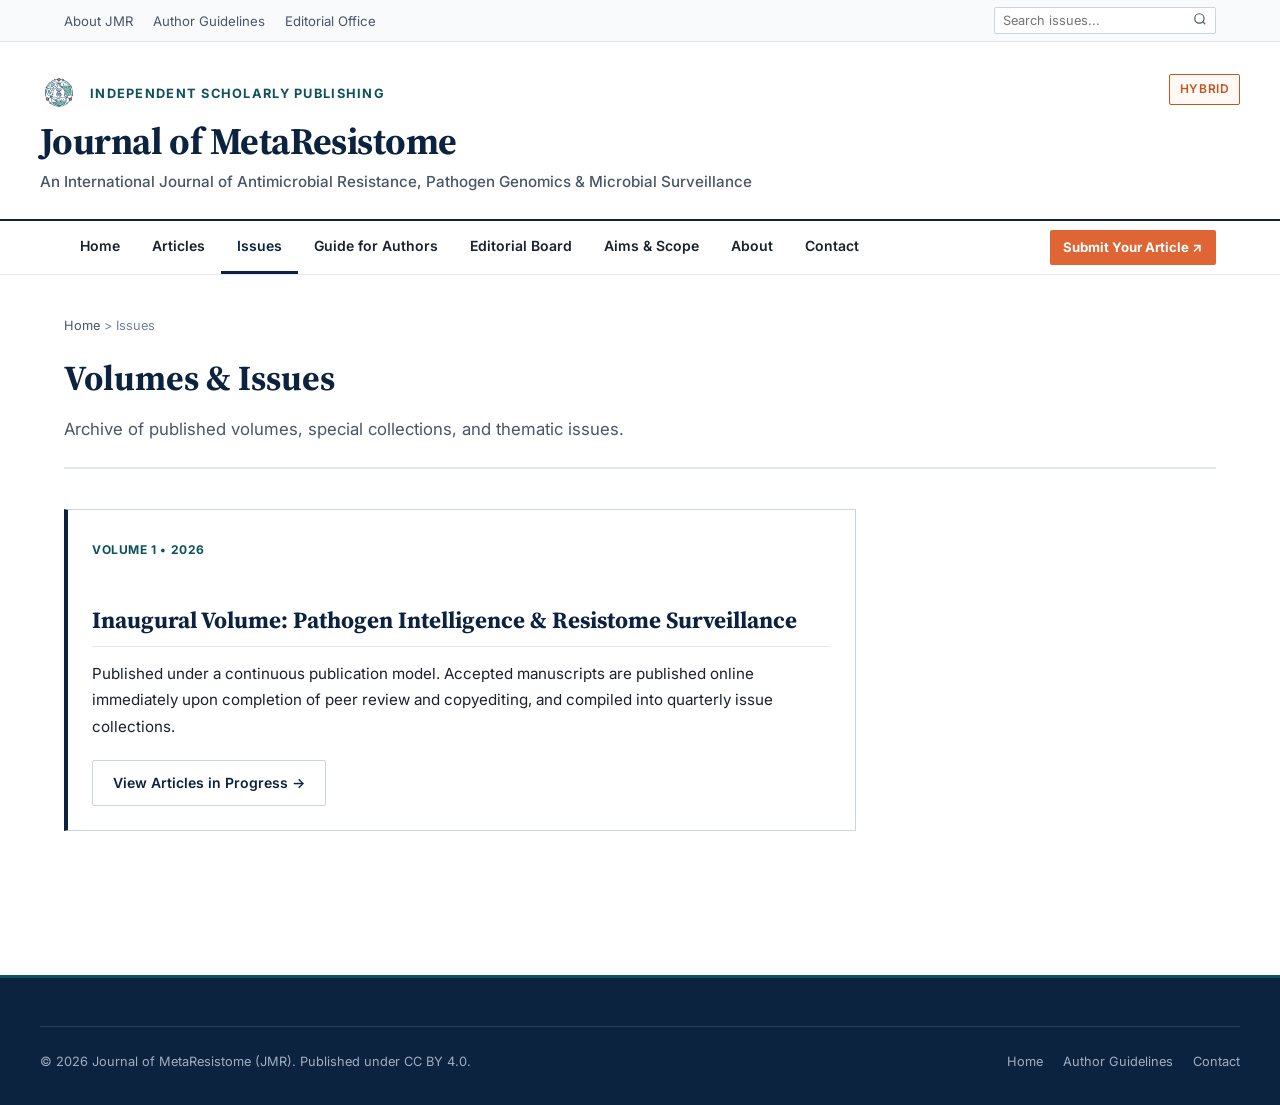
<file: issues.html>
<!DOCTYPE html>
<html lang="en">
<head>
  <meta charset="UTF-8">
  <meta name="viewport" content="width=device-width, initial-scale=1.0">
  <title>Issues & Archive | Journal of MetaResistome</title>
  <meta name="description" content="Volumes and issues archive of the Journal of MetaResistome (JMR).">
  <link rel="icon" type="image/png" href="manus-storage/metaresistome-atlas-mark_5e6d294d.png">
  <link rel="stylesheet" href="css/journal.css">
</head>
<body>

  <!-- Top Utility Bar -->
  <div class="utility-bar">
    <div class="utility-inner">
      <div class="utility-links">
        <a href="about.html">About JMR</a>
        <a href="guide-for-authors.html">Author Guidelines</a>
        <a href="contact.html">Editorial Office</a>
      </div>
      <div class="utility-search">
        <form class="utility-search-form" id="utility-search-form">
          <input type="search" class="utility-search-input" id="utility-search-input" placeholder="Search issues..." aria-label="Search journal">
          <button type="submit" class="utility-search-btn" aria-label="Search">
            <svg width="14" height="14" viewBox="0 0 24 24" fill="none" stroke="currentColor" stroke-width="2"><circle cx="11" cy="11" r="8"></circle><line x1="21" y1="21" x2="16.65" y2="16.65"></line></svg>
          </button>
        </form>
      </div>
    </div>
  </div>

  <!-- Masthead -->
  <header class="journal-masthead">
    <div class="masthead-inner">
      <div class="masthead-branding">
        <div class="masthead-mark-wrap">
          <img src="manus-storage/metaresistome-atlas-mark_5e6d294d.png" alt="Logo" class="masthead-logo">
          <span style="font-size: 0.8rem; font-weight: 700; letter-spacing: 0.1em; color: var(--color-secondary); text-transform: uppercase;">Independent Scholarly Publishing</span>
        </div>
        <h1 class="masthead-title">
          <a href="index.html">Journal of MetaResistome</a>
        </h1>
        <p class="masthead-subtitle">An International Journal of Antimicrobial Resistance, Pathogen Genomics & Microbial Surveillance</p>
      </div>
      <div class="masthead-badges">
        <div class="badge-open-access">Hybrid</div>
        <div id="masthead-issn-slot" style="display: none; font-size: 0.775rem;"></div>
        <div id="masthead-metrics-slot" class="masthead-metrics-slot"></div>
      </div>
    </div>
  </header>

  <!-- Primary Navigation -->
  <nav class="primary-nav" aria-label="Main Navigation">
    <div class="nav-inner">
      <ul class="nav-list">
        <li class="nav-item"><a href="index.html">Home</a></li>
        <li class="nav-item"><a href="articles.html">Articles</a></li>
        <li class="nav-item active"><a href="issues.html">Issues</a></li>
        <li class="nav-item"><a href="guide-for-authors.html">Guide for Authors</a></li>
        <li class="nav-item"><a href="editorial-board.html">Editorial Board</a></li>
        <li class="nav-item"><a href="aims-and-scope.html">Aims &amp; Scope</a></li>
        <li class="nav-item"><a href="about.html">About</a></li>
        <li class="nav-item"><a href="contact.html">Contact</a></li>
      </ul>

      <div class="nav-right-actions">
        <div class="nav-submit-cta is-live">
          <a href="submit.html" target="_blank" rel="noopener noreferrer" class="btn-submit-nav" style="background-color: #E06535; font-weight: 700;">
            Submit Your Article ↗
          </a>
        </div>
      </div>
    </div>
  </nav>

  <!-- Page Content Container -->
  <div class="page-container">
    <header class="page-header">
      <div class="breadcrumbs">
        <a href="index.html">Home</a> &gt; <span>Issues</span>
      </div>
      <h2 class="page-title">Volumes & Issues</h2>
      <p class="page-subtitle">Archive of published volumes, special collections, and thematic issues.</p>
    </header>

    <main class="page-body-article">
      <div class="call-for-papers-card">
        <span class="cfp-badge">Volume 1 &bull; 2026</span>
        <h3>Inaugural Volume: Pathogen Intelligence & Resistome Surveillance</h3>
        <p>Published under a continuous publication model. Accepted manuscripts are published online immediately upon completion of peer review and copyediting, and compiled into quarterly issue collections.</p>
        
        <div style="margin-top: 1rem;">
          <a href="articles.html" class="btn-academic btn-academic-secondary">View Articles in Progress &rarr;</a>
        </div>
      </div>
    </main>
  </div>

  <!-- Academic Footer -->
  <footer class="journal-footer">
    <div class="footer-inner">
      <div class="footer-bottom">
        <div>&copy; 2026 Journal of MetaResistome (JMR). Published under CC BY 4.0.</div>
        <div class="footer-bottom-links">
          <a href="index.html">Home</a>
          <a href="guide-for-authors.html">Author Guidelines</a>
          <a href="contact.html">Contact</a>
        </div>
      </div>
    </div>
  </footer>

  <script src="js/journal-config.js"></script>
  <script src="js/journal-content.js"></script>
</body>
</html>
</file>
<file: css/journal.css>
/* 
 * Journal of MetaResistome (JMR) - Academic Design System
 * Strictly adheres to academic typography, clear hierarchy, and restrained aesthetics.
 * No gradients, no rounded-2xl SaaS bubbles, no heavy drop shadows.
 */

@import url('https://fonts.googleapis.com/css2?family=Inter:wght@400;500;600;700&family=Source+Serif+4:ital,opsz,wght@0,8..60,400;0,8..60,600;0,8..60,700;1,8..60,400&display=swap');

:root {
  --font-serif: 'Source Serif 4', Georgia, 'Times New Roman', serif;
  --font-sans: 'Inter', -apple-system, BlinkMacSystemFont, 'Segoe UI', Roboto, Helvetica, Arial, sans-serif;
  
  /* Academic Color Palette */
  --color-primary: #0C2340;        /* Deep Academic Navy */
  --color-primary-light: #16365C;
  --color-secondary: #0E525B;      /* Deep Teal/Pine */
  --color-accent: #8C2D19;         /* Oxford Brick / Crimson */
  --color-text-main: #1A202C;      /* Near black for high contrast */
  --color-text-muted: #4A5568;     /* Academic gray */
  --color-text-light: #718096;
  --color-bg-page: #FFFFFF;
  --color-bg-subtle: #F8FAFC;
  --color-bg-elevated: #FFFFFF;
  --color-border-light: #E2E8F0;
  --color-border-medium: #CBD5E0;
  --color-border-dark: #A0AEC0;
  --color-open-access: #C05621;     /* International Open Access Orange */
  
  --max-width: 1200px;
  --max-content-width: 72ch;
  --line-height-body: 1.68;
}

*, *::before, *::after {
  box-sizing: border-box;
  margin: 0;
  padding: 0;
}

body {
  font-family: var(--font-sans);
  color: var(--color-text-main);
  background-color: var(--color-bg-page);
  line-height: var(--line-height-body);
  -webkit-font-smoothing: antialiased;
  -moz-osx-font-smoothing: grayscale;
}

/* Accessibility */
:focus-visible {
  outline: 2px solid var(--color-secondary);
  outline-offset: 2px;
}

/* ═══════════════════════════════════════════
   TOP UTILITY BAR
   ═══════════════════════════════════════════ */
.utility-bar {
  background-color: var(--color-bg-subtle);
  border-bottom: 1px solid var(--color-border-light);
  font-size: 0.825rem;
  color: var(--color-text-muted);
}

.utility-inner {
  max-width: var(--max-width);
  margin: 0 auto;
  padding: 0.45rem 1.5rem;
  display: flex;
  justify-content: space-between;
  align-items: center;
}

.utility-links {
  display: flex;
  gap: 1.25rem;
  align-items: center;
}

.utility-links a {
  color: var(--color-text-muted);
  text-decoration: none;
  transition: color 0.15s ease;
}

.utility-links a:hover {
  color: var(--color-primary);
  text-decoration: underline;
}

.utility-search {
  display: flex;
  align-items: center;
}

.utility-search-form {
  display: flex;
  align-items: center;
  border: 1px solid var(--color-border-medium);
  background: #FFF;
  border-radius: 2px;
  overflow: hidden;
}

.utility-search-input {
  border: none;
  padding: 0.25rem 0.5rem;
  font-size: 0.8rem;
  font-family: var(--font-sans);
  width: 190px;
  outline: none;
}

.utility-search-btn {
  background: transparent;
  border: none;
  padding: 0.25rem 0.5rem;
  cursor: pointer;
  color: var(--color-text-muted);
  font-size: 0.8rem;
}

.utility-search-btn:hover {
  color: var(--color-primary);
}

/* ═══════════════════════════════════════════
   JOURNAL MASTHEAD
   ═══════════════════════════════════════════ */
.journal-masthead {
  border-bottom: 2px solid var(--color-primary);
  padding: 2rem 1.5rem 1.5rem;
  background-color: var(--color-bg-page);
}

.masthead-inner {
  max-width: var(--max-width);
  margin: 0 auto;
  display: flex;
  justify-content: space-between;
  align-items: flex-start;
  gap: 2rem;
}

.masthead-branding {
  flex: 1;
}

.masthead-mark-wrap {
  display: inline-flex;
  align-items: center;
  gap: 0.75rem;
  margin-bottom: 0.5rem;
}

.masthead-logo {
  height: 38px;
  width: auto;
  display: block;
}

.masthead-title {
  font-family: var(--font-serif);
  font-size: 2.35rem;
  font-weight: 700;
  line-height: 1.15;
  color: var(--color-primary);
  letter-spacing: -0.015em;
  margin-bottom: 0.35rem;
}

.masthead-title a {
  color: inherit;
  text-decoration: none;
}

.masthead-subtitle {
  font-family: var(--font-sans);
  font-size: 0.95rem;
  color: var(--color-text-muted);
  font-weight: 500;
  max-width: 780px;
}

.masthead-badges {
  display: flex;
  flex-direction: column;
  align-items: flex-end;
  gap: 0.5rem;
}

.badge-open-access {
  display: inline-flex;
  align-items: center;
  gap: 0.35rem;
  padding: 0.25rem 0.6rem;
  font-size: 0.75rem;
  font-weight: 600;
  text-transform: uppercase;
  letter-spacing: 0.05em;
  color: var(--color-open-access);
  border: 1px solid var(--color-open-access);
  border-radius: 2px;
  background: #FFF9F5;
}

.badge-open-access svg {
  width: 12px;
  height: 12px;
}

/* Feature-flagged metrics slot (hidden when empty) */
.masthead-metrics-slot {
  display: none; /* Auto-revealed by JS if metrics exist */
  gap: 1rem;
  font-size: 0.8rem;
}

.masthead-metrics-slot.has-metrics {
  display: flex;
}

/* ═══════════════════════════════════════════
   PRIMARY NAVIGATION (Real <a> Links)
   ═══════════════════════════════════════════ */
.primary-nav {
  background-color: #FFF;
  border-bottom: 1px solid var(--color-border-light);
  position: sticky;
  top: 0;
  z-index: 100;
}

.nav-inner {
  max-width: var(--max-width);
  margin: 0 auto;
  padding: 0 1.5rem;
  display: flex;
  justify-content: space-between;
  align-items: center;
}

.nav-list {
  display: flex;
  list-style: none;
  gap: 0;
  overflow-x: auto;
  white-space: nowrap;
}

.nav-item a {
  display: block;
  padding: 0.85rem 1rem;
  font-size: 0.875rem;
  font-weight: 600;
  color: var(--color-text-main);
  text-decoration: none;
  border-bottom: 3px solid transparent;
  transition: all 0.15s ease;
}

.nav-item a:hover {
  color: var(--color-primary);
  border-bottom-color: var(--color-border-medium);
}

.nav-item.active a {
  color: var(--color-primary);
  border-bottom-color: var(--color-primary);
}

.nav-submit-cta {
  display: none; /* Feature-flagged: rendered only when submissionLive === true */
}

.nav-submit-cta.is-live {
  display: inline-flex;
}

.btn-submit-nav {
  padding: 0.4rem 0.85rem;
  font-size: 0.825rem;
  font-weight: 600;
  color: #FFF;
  background-color: var(--color-primary);
  text-decoration: none;
  border-radius: 2px;
  transition: background-color 0.15s ease;
}

.btn-submit-nav:hover {
  background-color: var(--color-primary-light);
}

/* ═══════════════════════════════════════════
   DROPDOWN NAVIGATION BAR (Elsevier / Inspiration Style)
   ═══════════════════════════════════════════ */
.nav-dropdown {
  position: relative;
  display: inline-block;
}

.nav-dropdown-toggle {
  display: flex;
  align-items: center;
  gap: 0.35rem;
  padding: 0.85rem 1rem;
  font-size: 0.875rem;
  font-weight: 600;
  color: var(--color-text-main);
  text-decoration: none;
  border-bottom: 3px solid transparent;
  cursor: pointer;
  background: none;
  border-top: none;
  border-left: none;
  border-right: none;
  font-family: var(--font-sans);
  transition: all 0.15s ease;
}

.nav-dropdown-toggle:hover,
.nav-dropdown:hover .nav-dropdown-toggle,
.nav-dropdown:focus-within .nav-dropdown-toggle {
  color: var(--color-primary);
  border-bottom-color: var(--color-primary);
}

.dropdown-caret {
  width: 10px;
  height: 10px;
  transition: transform 0.2s ease;
  fill: currentColor;
}

.nav-dropdown:hover .dropdown-caret,
.nav-dropdown:focus-within .dropdown-caret {
  transform: rotate(180deg);
}

.nav-dropdown-menu {
  display: none;
  position: absolute;
  top: 100%;
  left: 0;
  min-width: 220px;
  background: #FFF;
  border: 1px solid var(--color-border-medium);
  box-shadow: 0 6px 16px rgba(0,0,0,0.08);
  border-radius: 2px;
  z-index: 1000;
  padding: 0.4rem 0;
  list-style: none;
}

.nav-dropdown:hover .nav-dropdown-menu,
.nav-dropdown:focus-within .nav-dropdown-menu,
.nav-dropdown.is-open .nav-dropdown-menu {
  display: block;
}

.nav-dropdown-menu li a {
  display: block;
  padding: 0.55rem 1.15rem;
  font-size: 0.85rem;
  font-weight: 500;
  color: var(--color-text-main);
  text-decoration: none;
  border-bottom: none;
  transition: background-color 0.15s ease, color 0.15s ease;
}

.nav-dropdown-menu li a:hover {
  background-color: var(--color-bg-subtle);
  color: var(--color-primary);
}

/* Nav inline search & direct quick action buttons */
.nav-right-actions {
  display: flex;
  align-items: center;
  gap: 1rem;
}

.nav-search-form {
  display: flex;
  align-items: center;
  border: 1px solid var(--color-border-medium);
  border-radius: 2px;
  background: #FFF;
  overflow: hidden;
}

.nav-search-input {
  border: none;
  padding: 0.4rem 0.65rem;
  font-size: 0.825rem;
  font-family: var(--font-sans);
  width: 180px;
  outline: none;
}

.nav-search-btn {
  background: #007398;
  color: #FFF;
  border: none;
  padding: 0.4rem 0.75rem;
  cursor: pointer;
  display: flex;
  align-items: center;
  justify-content: center;
  transition: background-color 0.15s ease;
}

.nav-search-btn:hover {
  background: #005A77;
}

.nav-action-link {
  font-size: 0.85rem;
  font-weight: 600;
  color: var(--color-primary);
  text-decoration: none;
  display: inline-flex;
  align-items: center;
  gap: 0.25rem;
  padding: 0.4rem 0.5rem;
  white-space: nowrap;
}

.nav-action-link:hover {
  text-decoration: underline;
}

/* ═══════════════════════════════════════════
   REALISTIC 3D JOURNAL BOOK COVER COMPONENT
   (As seen on Cell Genomics & JHM inspiration)
   ═══════════════════════════════════════════ */
.journal-cover-frame {
  position: relative;
  width: 185px;
  min-width: 185px;
  aspect-ratio: 1 / 1.38;
  background: #FFF;
  border: 1px solid #CBD5E0;
  border-radius: 2px 5px 5px 2px;
  box-shadow: 
    -4px 0 0 -1px #1A202C,
    -8px 4px 15px rgba(0,0,0,0.15),
    4px 6px 18px rgba(0,0,0,0.1);
  overflow: hidden;
  display: flex;
  flex-direction: column;
  transition: transform 0.2s ease, box-shadow 0.2s ease;
}

.journal-cover-frame:hover {
  transform: translateY(-2px);
  box-shadow: 
    -4px 0 0 -1px #1A202C,
    -10px 8px 22px rgba(0,0,0,0.2),
    4px 8px 20px rgba(0,0,0,0.12);
}

.cover-header-strip {
  background: #0C2340;
  color: #FFF;
  padding: 0.5rem 0.6rem;
  border-bottom: 2px solid var(--color-secondary);
}

.cover-journal-name {
  font-family: var(--font-serif);
  font-size: 0.8rem;
  font-weight: 700;
  line-height: 1.15;
  text-transform: uppercase;
  letter-spacing: 0.04em;
  color: #FFF;
  margin-bottom: 0.15rem;
}

.cover-volume-label {
  font-family: var(--font-sans);
  font-size: 0.625rem;
  color: #CBD5E0;
  letter-spacing: 0.05em;
  text-transform: uppercase;
}

.cover-artwork {
  flex: 1;
  width: 100%;
  background-size: cover;
  background-position: center;
  position: relative;
}

.cover-footer-strip {
  background: #FFF;
  padding: 0.35rem 0.5rem;
  border-top: 1px solid var(--color-border-light);
  display: flex;
  justify-content: space-between;
  align-items: center;
  font-size: 0.6rem;
  font-weight: 600;
  color: var(--color-text-muted);
}

.cover-footer-strip .open-access-pill {
  color: var(--color-open-access);
  font-size: 0.58rem;
  font-weight: 700;
  text-transform: uppercase;
}

/* ═══════════════════════════════════════════
   DETAILED GUIDE FOR AUTHORS TWO-COLUMN LAYOUT
   ═══════════════════════════════════════════ */
.guide-container {
  max-width: var(--max-width);
  margin: 0 auto;
  padding: 2.5rem 1.5rem 4rem;
  display: grid;
  grid-template-columns: 260px 1fr;
  gap: 3rem;
  align-items: start;
}

.guide-sidebar-nav {
  position: sticky;
  top: 4.5rem;
  background: #FFF;
  border: 1px solid var(--color-border-light);
  padding: 1.25rem;
  border-top: 3px solid var(--color-primary);
  max-height: calc(100vh - 6rem);
  overflow-y: auto;
}

.guide-toc-title {
  font-family: var(--font-serif);
  font-size: 1.05rem;
  color: var(--color-primary);
  margin-bottom: 0.75rem;
  padding-bottom: 0.35rem;
  border-bottom: 1px solid var(--color-border-light);
}

.guide-toc-list {
  list-style: none;
  font-size: 0.825rem;
}

.guide-toc-list li {
  margin-bottom: 0.45rem;
}

.guide-toc-list a {
  color: var(--color-text-muted);
  text-decoration: none;
  display: block;
  padding: 0.25rem 0;
  transition: color 0.15s ease, padding-left 0.15s ease;
}

.guide-toc-list a:hover {
  color: var(--color-primary);
  padding-left: 0.25rem;
  font-weight: 600;
}

.guide-main-content {
  max-width: 820px;
  line-height: 1.75;
}

.policy-callout {
  background-color: var(--color-bg-subtle);
  border-left: 4px solid var(--color-primary);
  padding: 1.25rem 1.5rem;
  margin: 1.5rem 0;
  border-top: 1px solid var(--color-border-light);
  border-right: 1px solid var(--color-border-light);
  border-bottom: 1px solid var(--color-border-light);
}

.policy-callout h4 {
  font-family: var(--font-sans);
  font-size: 0.95rem;
  font-weight: 700;
  color: var(--color-primary);
  margin-bottom: 0.4rem;
  text-transform: uppercase;
  letter-spacing: 0.03em;
}

.policy-callout p {
  font-size: 0.9rem;
  color: var(--color-text-main);
  margin-bottom: 0.5rem;
}

.policy-callout p:last-child {
  margin-bottom: 0;
}

.code-quote-box {
  background: #FFF;
  border: 1px solid var(--color-border-medium);
  padding: 0.85rem 1.15rem;
  font-family: var(--font-sans);
  font-size: 0.875rem;
  color: var(--color-text-main);
  font-style: italic;
  margin: 0.75rem 0;
  border-radius: 2px;
}

.checklist-card {
  background: #FFF;
  border: 1px solid var(--color-border-medium);
  padding: 1.5rem;
  margin: 1.75rem 0;
}

.checklist-card h4 {
  font-family: var(--font-serif);
  font-size: 1.15rem;
  color: var(--color-primary);
  margin-bottom: 0.85rem;
  border-bottom: 1px solid var(--color-border-light);
  padding-bottom: 0.4rem;
}

.checklist-items {
  list-style: none;
}

.checklist-items li {
  display: flex;
  align-items: flex-start;
  gap: 0.65rem;
  font-size: 0.9rem;
  margin-bottom: 0.65rem;
  line-height: 1.55;
}

.check-icon {
  color: var(--color-secondary);
  font-weight: 700;
  font-size: 1rem;
}

@media (max-width: 900px) {
  .guide-container {
    grid-template-columns: 1fr;
  }
  .guide-sidebar-nav {
    position: static;
    margin-bottom: 2rem;
  }
}


/* ═══════════════════════════════════════════
   HERO / JOURNAL WELCOME BLOCK
   ═══════════════════════════════════════════ */
.journal-hero {
  background-color: var(--color-bg-subtle);
  border-bottom: 1px solid var(--color-border-light);
  padding: 2.5rem 1.5rem;
}

.hero-inner {
  max-width: var(--max-width);
  margin: 0 auto;
  display: grid;
  grid-template-columns: 2fr 1.2fr;
  gap: 2.5rem;
  align-items: start;
}

.hero-content h2 {
  font-family: var(--font-serif);
  font-size: 1.85rem;
  color: var(--color-primary);
  line-height: 1.25;
  margin-bottom: 1rem;
  font-weight: 700;
}

.hero-content p {
  font-size: 1.05rem;
  line-height: 1.7;
  color: var(--color-text-main);
  margin-bottom: 1.25rem;
}

.hero-actions {
  display: flex;
  gap: 1rem;
  flex-wrap: wrap;
  align-items: center;
  margin-top: 1.5rem;
}

.btn-academic {
  display: inline-flex;
  align-items: center;
  gap: 0.5rem;
  padding: 0.6rem 1.25rem;
  font-size: 0.875rem;
  font-weight: 600;
  text-decoration: none;
  border-radius: 2px;
  cursor: pointer;
  transition: all 0.15s ease;
  font-family: var(--font-sans);
}

.btn-academic-primary {
  background-color: var(--color-primary);
  color: #FFF;
  border: 1px solid var(--color-primary);
}

.btn-academic-primary:hover {
  background-color: var(--color-primary-light);
  color: #FFF;
}

.btn-academic-secondary {
  background-color: #FFF;
  color: var(--color-primary);
  border: 1px solid var(--color-border-medium);
}

.btn-academic-secondary:hover {
  border-color: var(--color-primary);
  background-color: var(--color-bg-subtle);
}

.hero-sidebar-card {
  background: #FFF;
  border: 1px solid var(--color-border-light);
  border-top: 3px solid var(--color-secondary);
  padding: 1.5rem;
  box-shadow: 0 1px 3px rgba(0,0,0,0.02);
}

.hero-sidebar-card h3 {
  font-family: var(--font-serif);
  font-size: 1.15rem;
  color: var(--color-primary);
  margin-bottom: 0.75rem;
  border-bottom: 1px solid var(--color-border-light);
  padding-bottom: 0.5rem;
}

.journal-facts {
  list-style: none;
  font-size: 0.85rem;
}

.journal-facts li {
  padding: 0.4rem 0;
  border-bottom: 1px dotted var(--color-border-light);
  display: flex;
  justify-content: space-between;
}

.journal-facts li:last-child {
  border-bottom: none;
}

.journal-facts .fact-label {
  color: var(--color-text-muted);
}

.journal-facts .fact-value {
  font-weight: 600;
  color: var(--color-text-main);
  text-align: right;
}

/* ═══════════════════════════════════════════
   MAIN TWO-COLUMN JOURNAL LAYOUT
   ═══════════════════════════════════════════ */
.journal-main {
  max-width: var(--max-width);
  margin: 0 auto;
  padding: 2.5rem 1.5rem;
  display: grid;
  grid-template-columns: 2.1fr 1fr;
  gap: 3rem;
}

.journal-section-heading {
  font-family: var(--font-serif);
  font-size: 1.45rem;
  color: var(--color-primary);
  border-bottom: 1px solid var(--color-border-medium);
  padding-bottom: 0.5rem;
  margin-bottom: 1.5rem;
  display: flex;
  justify-content: space-between;
  align-items: baseline;
}

.section-link-more {
  font-family: var(--font-sans);
  font-size: 0.825rem;
  font-weight: 600;
  color: var(--color-secondary);
  text-decoration: none;
}

.section-link-more:hover {
  text-decoration: underline;
}

/* Call for Papers Card (Inaugural Launch) */
.call-for-papers-card {
  border: 1px solid var(--color-border-medium);
  border-left: 4px solid var(--color-primary);
  background-color: #FFF;
  padding: 1.5rem;
  margin-bottom: 2rem;
}

.cfp-badge {
  display: inline-block;
  font-size: 0.75rem;
  font-weight: 700;
  text-transform: uppercase;
  color: var(--color-secondary);
  letter-spacing: 0.05em;
  margin-bottom: 0.5rem;
}

.call-for-papers-card h3 {
  font-family: var(--font-serif);
  font-size: 1.3rem;
  color: var(--color-primary);
  margin-bottom: 0.75rem;
}

.call-for-papers-card p {
  font-size: 0.95rem;
  color: var(--color-text-main);
  margin-bottom: 1rem;
}

.cfp-topics {
  display: flex;
  flex-wrap: wrap;
  gap: 0.5rem;
  margin-bottom: 1.25rem;
}

.cfp-tag {
  font-size: 0.775rem;
  background-color: var(--color-bg-subtle);
  border: 1px solid var(--color-border-light);
  padding: 0.25rem 0.5rem;
  color: var(--color-text-muted);
}

/* Scope & Guidelines Dual Preview Cards */
.preview-grid {
  display: grid;
  grid-template-columns: 1fr 1fr;
  gap: 1.5rem;
  margin-bottom: 2.5rem;
}

.preview-card {
  border: 1px solid var(--color-border-light);
  padding: 1.25rem;
  background: #FFF;
  display: flex;
  flex-direction: column;
  justify-content: space-between;
}

.preview-card h4 {
  font-family: var(--font-serif);
  font-size: 1.15rem;
  color: var(--color-primary);
  margin-bottom: 0.5rem;
}

.preview-card p {
  font-size: 0.875rem;
  color: var(--color-text-muted);
  line-height: 1.6;
  margin-bottom: 1rem;
}

.preview-actions {
  display: flex;
  gap: 0.75rem;
  align-items: center;
  font-size: 0.825rem;
  border-top: 1px dotted var(--color-border-light);
  padding-top: 0.75rem;
}

.btn-modal-trigger {
  background: none;
  border: none;
  color: var(--color-secondary);
  font-weight: 600;
  cursor: pointer;
  font-size: 0.825rem;
  font-family: var(--font-sans);
  text-decoration: underline;
  padding: 0;
}

.btn-modal-trigger:hover {
  color: var(--color-primary);
}

.link-full-page {
  color: var(--color-text-light);
  text-decoration: none;
  font-size: 0.775rem;
}

.link-full-page:hover {
  color: var(--color-primary);
  text-decoration: underline;
}

/* ═══════════════════════════════════════════
   SIDEBAR COMPONENTS
   ═══════════════════════════════════════════ */
.sidebar-widget {
  border: 1px solid var(--color-border-light);
  background-color: #FFF;
  padding: 1.25rem;
  margin-bottom: 1.75rem;
}

.widget-title {
  font-family: var(--font-serif);
  font-size: 1.1rem;
  color: var(--color-primary);
  border-bottom: 1px solid var(--color-border-light);
  padding-bottom: 0.4rem;
  margin-bottom: 0.85rem;
  font-weight: 600;
}

/* Editorial Spotlight Widget */
.editorial-widget-item {
  display: flex;
  gap: 1rem;
  align-items: flex-start;
}

.editorial-avatar {
  width: 65px;
  height: 65px;
  border-radius: 2px;
  object-fit: cover;
  border: 1px solid var(--color-border-light);
}

.editorial-details h5 {
  font-size: 0.95rem;
  color: var(--color-primary);
  font-weight: 700;
  margin-bottom: 0.15rem;
}

.editorial-details .editorial-role {
  font-size: 0.75rem;
  font-weight: 600;
  color: var(--color-secondary);
  text-transform: uppercase;
  letter-spacing: 0.04em;
  margin-bottom: 0.25rem;
}

.editorial-details .editorial-affil {
  font-size: 0.8rem;
  color: var(--color-text-muted);
  line-height: 1.4;
}

.editorial-widget-links {
  margin-top: 1rem;
  padding-top: 0.75rem;
  border-top: 1px dotted var(--color-border-light);
  display: flex;
  justify-content: space-between;
  font-size: 0.8rem;
}

/* Quick Links Widget */
.quick-links-list {
  list-style: none;
}

.quick-links-list li {
  padding: 0.4rem 0;
  border-bottom: 1px solid var(--color-border-light);
}

.quick-links-list li:last-child {
  border-bottom: none;
}

.quick-links-list a {
  color: var(--color-text-main);
  text-decoration: none;
  font-size: 0.875rem;
  display: flex;
  align-items: center;
  justify-content: space-between;
  transition: color 0.15s ease;
}

.quick-links-list a:hover {
  color: var(--color-primary);
  text-decoration: underline;
}

/* ═══════════════════════════════════════════
   FULL PAGE VIEW STYLES
   (Used by aims-and-scope.html, editorial-board.html, etc.)
   ═══════════════════════════════════════════ */
.page-container {
  max-width: var(--max-width);
  margin: 0 auto;
  padding: 2.5rem 1.5rem 4rem;
}

.page-header {
  border-bottom: 2px solid var(--color-border-light);
  padding-bottom: 1.5rem;
  margin-bottom: 2.5rem;
}

.breadcrumbs {
  font-size: 0.8rem;
  color: var(--color-text-light);
  margin-bottom: 0.75rem;
}

.breadcrumbs a {
  color: var(--color-text-muted);
  text-decoration: none;
}

.breadcrumbs a:hover {
  text-decoration: underline;
}

.page-title {
  font-family: var(--font-serif);
  font-size: 2.2rem;
  color: var(--color-primary);
  margin-bottom: 0.5rem;
  font-weight: 700;
}

.page-subtitle {
  font-size: 1.05rem;
  color: var(--color-text-muted);
  max-width: var(--max-content-width);
  line-height: 1.6;
}

.page-body-article {
  max-width: var(--max-content-width);
  font-size: 1.05rem;
  line-height: 1.75;
}

.page-body-article h3 {
  font-family: var(--font-serif);
  font-size: 1.45rem;
  color: var(--color-primary);
  margin: 2rem 0 0.85rem;
  border-bottom: 1px solid var(--color-border-light);
  padding-bottom: 0.35rem;
}

.page-body-article h4 {
  font-family: var(--font-serif);
  font-size: 1.2rem;
  color: var(--color-primary);
  margin: 1.5rem 0 0.5rem;
}

.page-body-article p {
  margin-bottom: 1.25rem;
}

.page-body-article ul, 
.page-body-article ol {
  margin: 1rem 0 1.5rem 1.75rem;
}

.page-body-article li {
  margin-bottom: 0.5rem;
}

/* Editorial Profile Layouts inside Content */
.editorial-profile-card {
  display: flex;
  gap: 1.5rem;
  background: var(--color-bg-subtle);
  border: 1px solid var(--color-border-light);
  padding: 1.5rem;
  margin: 1.5rem 0;
  align-items: flex-start;
}

.editorial-profile-img img {
  width: 120px;
  height: 120px;
  object-fit: cover;
  border-radius: 2px;
  border: 1px solid var(--color-border-medium);
}

.editorial-profile-info h4 {
  margin-top: 0;
  font-size: 1.3rem;
}

.role-badge {
  display: inline-block;
  font-size: 0.75rem;
  font-weight: 700;
  text-transform: uppercase;
  color: var(--color-secondary);
  margin-bottom: 0.35rem;
}

.affiliation {
  font-weight: 600;
  font-size: 0.9rem;
  color: var(--color-text-muted);
  margin-bottom: 0.75rem;
}

.editorial-grid {
  display: grid;
  grid-template-columns: repeat(auto-fit, minmax(240px, 1fr));
  gap: 1.5rem;
  margin: 1.5rem 0;
}

.board-column {
  background: #FFF;
  border: 1px solid var(--color-border-light);
  padding: 1.25rem;
}

.board-column h5 {
  font-family: var(--font-serif);
  font-size: 1.05rem;
  color: var(--color-primary);
  margin-bottom: 0.5rem;
  border-bottom: 1px solid var(--color-border-light);
  padding-bottom: 0.35rem;
}

.board-member {
  font-size: 0.9rem;
  margin-bottom: 0.35rem;
}

.board-note {
  font-size: 0.8rem;
  color: var(--color-text-light);
  font-style: italic;
}

/* ═══════════════════════════════════════════
   DUAL-PATTERN ACCESSIBLE MODAL DRAWER
   ═══════════════════════════════════════════ */
.journal-modal-backdrop {
  position: fixed;
  inset: 0;
  background-color: rgba(12, 35, 64, 0.45);
  backdrop-filter: blur(2px);
  z-index: 1000;
  display: none;
  align-items: center;
  justify-content: center;
  padding: 1rem;
}

.journal-modal-backdrop.is-open {
  display: flex;
}

.journal-modal-container {
  background-color: #FFF;
  width: 100%;
  max-width: 820px;
  max-height: 85vh;
  display: flex;
  flex-direction: column;
  border: 1px solid var(--color-border-medium);
  box-shadow: 0 10px 25px rgba(0,0,0,0.15);
  border-radius: 2px;
}

.journal-modal-header {
  padding: 1.25rem 1.75rem;
  border-bottom: 1px solid var(--color-border-light);
  display: flex;
  justify-content: space-between;
  align-items: center;
  background-color: var(--color-bg-subtle);
}

.modal-header-titles h3 {
  font-family: var(--font-serif);
  font-size: 1.35rem;
  color: var(--color-primary);
}

.modal-header-titles .modal-journal-label {
  font-size: 0.75rem;
  font-weight: 600;
  text-transform: uppercase;
  color: var(--color-text-light);
  letter-spacing: 0.05em;
}

.journal-modal-close {
  background: none;
  border: none;
  font-size: 1.5rem;
  line-height: 1;
  color: var(--color-text-muted);
  cursor: pointer;
  padding: 0.25rem;
}

.journal-modal-close:hover {
  color: var(--color-primary);
}

.journal-modal-body {
  padding: 1.75rem;
  overflow-y: auto;
  font-size: 0.95rem;
  line-height: 1.7;
}

.journal-modal-footer {
  padding: 1rem 1.75rem;
  border-top: 1px solid var(--color-border-light);
  display: flex;
  justify-content: space-between;
  align-items: center;
  background-color: var(--color-bg-subtle);
  font-size: 0.85rem;
}

.btn-open-full-page {
  display: inline-flex;
  align-items: center;
  gap: 0.4rem;
  color: var(--color-primary);
  font-weight: 600;
  text-decoration: none;
}

.btn-open-full-page:hover {
  text-decoration: underline;
}

/* ═══════════════════════════════════════════
   ACADEMIC FOOTER
   ═══════════════════════════════════════════ */
.journal-footer {
  background-color: var(--color-primary);
  color: #E2E8F0;
  font-size: 0.85rem;
  border-top: 3px solid var(--color-secondary);
  padding: 3rem 1.5rem 2rem;
  margin-top: 3rem;
}

.footer-inner {
  max-width: var(--max-width);
  margin: 0 auto;
}

.footer-grid {
  display: grid;
  grid-template-columns: 2fr 1fr 1fr 1fr;
  gap: 2.5rem;
  margin-bottom: 2.5rem;
}

.footer-brand h4 {
  font-family: var(--font-serif);
  font-size: 1.25rem;
  color: #FFF;
  margin-bottom: 0.5rem;
}

.footer-brand p {
  color: #A0AEC0;
  line-height: 1.6;
  max-width: 400px;
  margin-bottom: 0.75rem;
}

.footer-col h5 {
  font-family: var(--font-sans);
  font-size: 0.8rem;
  font-weight: 700;
  text-transform: uppercase;
  letter-spacing: 0.06em;
  color: #FFF;
  margin-bottom: 0.85rem;
}

.footer-links {
  list-style: none;
}

.footer-links li {
  margin-bottom: 0.45rem;
}

.footer-links a {
  color: #CBD5E0;
  text-decoration: none;
  transition: color 0.15s ease;
}

.footer-links a:hover {
  color: #FFF;
  text-decoration: underline;
}

.footer-bottom {
  border-top: 1px solid rgba(255,255,255,0.12);
  padding-top: 1.5rem;
  display: flex;
  justify-content: space-between;
  align-items: center;
  flex-wrap: wrap;
  gap: 1rem;
  color: #A0AEC0;
  font-size: 0.8rem;
}

.footer-bottom-links {
  display: flex;
  gap: 1.25rem;
}

.footer-bottom-links a {
  color: inherit;
  text-decoration: none;
}

.footer-bottom-links a:hover {
  color: #FFF;
  text-decoration: underline;
}

/* ═══════════════════════════════════════════
   RESPONSIVE QUERIES
   ═══════════════════════════════════════════ */
@media (max-width: 900px) {
  .hero-inner,
  .journal-main {
    grid-template-columns: 1fr;
    gap: 2rem;
  }
  
  .preview-grid {
    grid-template-columns: 1fr;
  }
  
  .footer-grid {
    grid-template-columns: 1fr 1fr;
  }
  
  .masthead-inner {
    flex-direction: column;
    gap: 1rem;
  }
  
  .masthead-badges {
    align-items: flex-start;
  }
}

@media (max-width: 600px) {
  .footer-grid {
    grid-template-columns: 1fr;
  }
  
  .masthead-title {
    font-size: 1.75rem;
  }
  
  .utility-inner {
    flex-direction: column;
    gap: 0.5rem;
    align-items: flex-start;
  }
  
  .editorial-profile-card {
    flex-direction: column;
  }
}

/* ═══════════════════════════════════════════
   PRINT STYLESHEET (Guide for Authors PDF Export)
   ═══════════════════════════════════════════ */
@media print {
  body {
    background: #FFF !important;
    color: #111 !important;
    font-size: 11pt !important;
    line-height: 1.5 !important;
  }

  .top-bar,
  .primary-nav,
  .guide-sidebar-nav,
  .site-footer,
  .breadcrumbs,
  .btn-submit-nav,
  .masthead-badges,
  button,
  .btn-academic {
    display: none !important;
  }

  .masthead {
    border-bottom: 2px solid #0B2545 !important;
    padding: 1rem 0 !important;
    background: none !important;
  }

  .guide-container {
    display: block !important;
    width: 100% !important;
    max-width: 100% !important;
    margin: 0 !important;
    padding: 0 !important;
  }

  .guide-main-content {
    max-width: 100% !important;
    padding: 0 !important;
  }

  h2.page-title {
    font-size: 22pt !important;
    color: #0B2545 !important;
    margin-bottom: 0.5rem !important;
  }

  h3 {
    page-break-after: avoid;
    break-after: avoid;
    color: #0B2545 !important;
    margin-top: 1.5rem !important;
    border-bottom: 1px solid #CCC !important;
    padding-bottom: 0.25rem !important;
  }

  section {
    page-break-inside: avoid;
    margin-bottom: 1.5rem !important;
  }

  a {
    color: #111 !important;
    text-decoration: none !important;
  }
}
</file>
